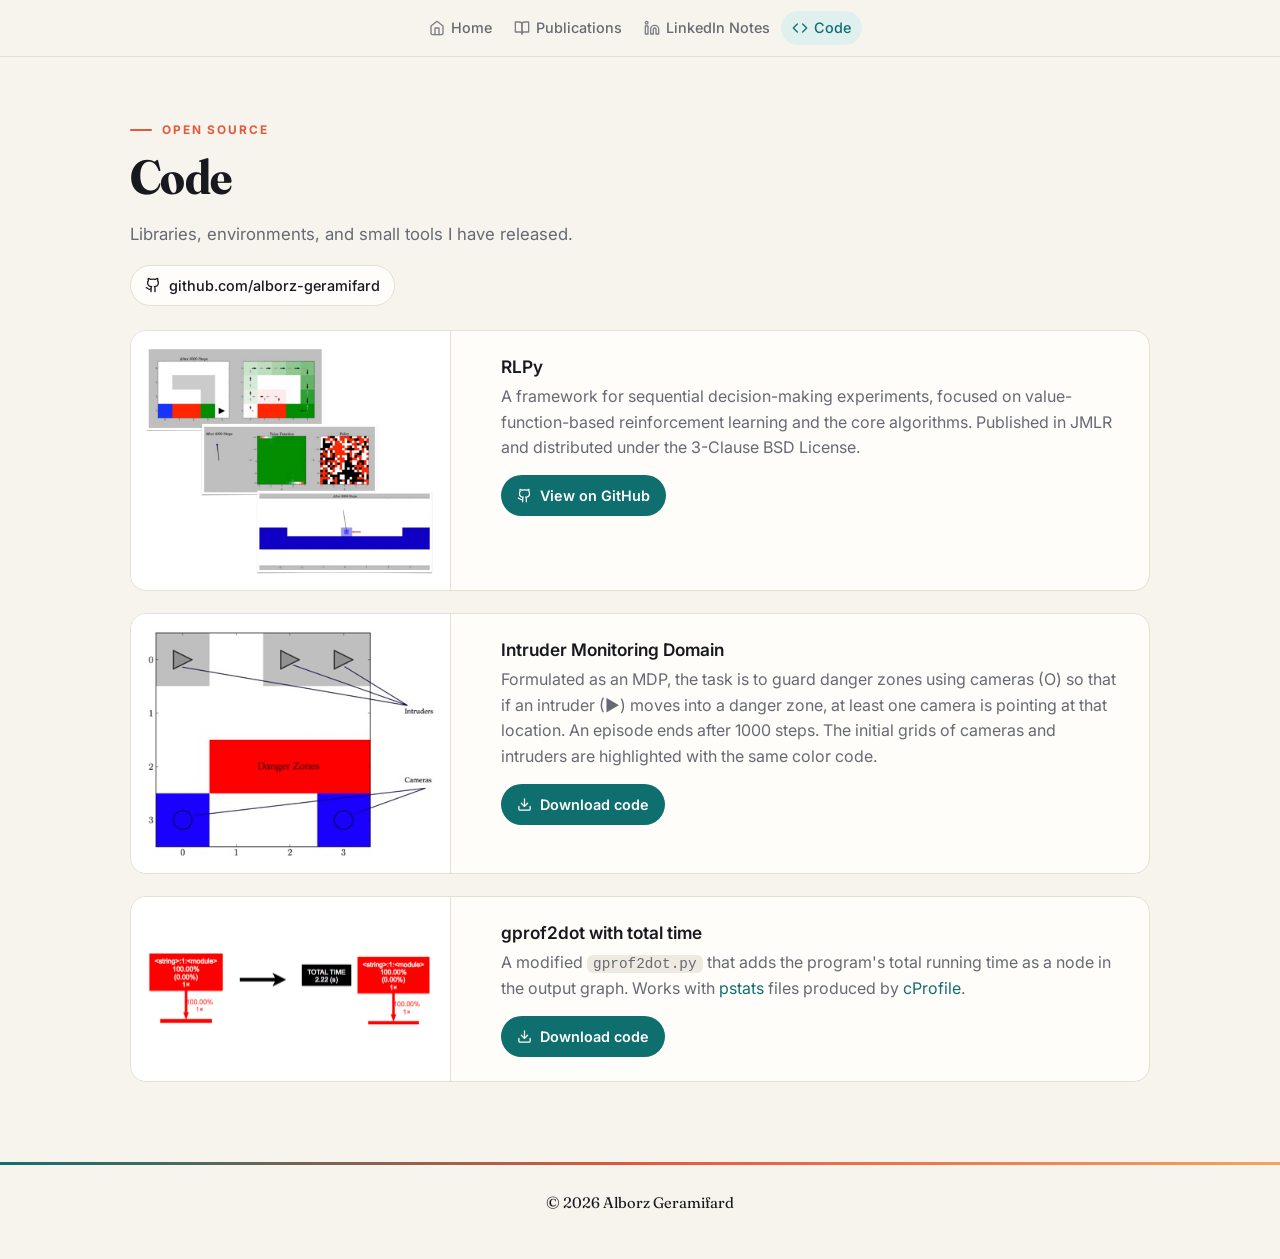
<file: code.html>
<!doctype html>
<html lang="en">
<head>
  <meta charset="utf-8">
  <meta name="viewport" content="width=device-width, initial-scale=1">
  <title>Code · Alborz Geramifard</title>
  <meta name="description" content="Open-source code released by Alborz Geramifard, including the RLPy reinforcement learning framework.">
  <link rel="canonical" href="https://alborz-geramifard.com/code.html">
  <meta property="og:type" content="website">
  <meta property="og:site_name" content="Alborz Geramifard">
  <meta property="og:title" content="Code · Alborz Geramifard">
  <meta property="og:description" content="Open-source code released by Alborz Geramifard, including the RLPy reinforcement learning framework.">
  <meta property="og:url" content="https://alborz-geramifard.com/code.html">
  <meta property="og:image" content="https://alborz-geramifard.com/assets/img/og.jpg">
  <meta property="og:image:width" content="1200">
  <meta property="og:image:height" content="630">
  <meta property="og:image:alt" content="Alborz Geramifard, Distinguished Scientist at LinkedIn Core AI">
  <meta name="twitter:card" content="summary_large_image">
  <meta name="twitter:site" content="@alborz17772">
  <meta name="twitter:title" content="Code · Alborz Geramifard">
  <meta name="twitter:description" content="Open-source code released by Alborz Geramifard, including the RLPy reinforcement learning framework.">
  <meta name="twitter:image" content="https://alborz-geramifard.com/assets/img/og.jpg">
  <link rel="icon" href="assets/img/alborz.png">
  <link rel="preconnect" href="https://fonts.googleapis.com">
  <link rel="preconnect" href="https://fonts.gstatic.com" crossorigin>
  <link href="https://fonts.googleapis.com/css2?family=Fraunces:opsz,wght@9..144,600;9..144,700&family=Space+Grotesk:wght@500;600;700&family=Inter:wght@400;500;600;700&display=swap" rel="stylesheet">
  <link rel="stylesheet" href="assets/style.css?v=56">
  <!-- Google tag (gtag.js) -->
  <script async src="https://www.googletagmanager.com/gtag/js?id=G-N1V1ZB8K1T"></script>
  <script>
    window.dataLayer = window.dataLayer || [];
    function gtag(){dataLayer.push(arguments);}
    gtag('js', new Date());
    gtag('config', 'G-N1V1ZB8K1T');
  </script>
</head>
<body>
<nav class="nav">
  <div class="wrap">
    <ul>
      <li><a href="index.html"><svg viewBox="0 0 24 24" fill="none" stroke="currentColor" stroke-width="2" stroke-linecap="round" stroke-linejoin="round"><path d="m3 9 9-7 9 7v11a2 2 0 0 1-2 2H5a2 2 0 0 1-2-2z"/><polyline points="9 22 9 12 15 12 15 22"/></svg><span>Home</span></a></li>
      <li><a href="publications.html"><svg viewBox="0 0 24 24" fill="none" stroke="currentColor" stroke-width="2" stroke-linecap="round" stroke-linejoin="round"><path d="M2 3h6a4 4 0 0 1 4 4v14a3 3 0 0 0-3-3H2z"/><path d="M22 3h-6a4 4 0 0 0-4 4v14a3 3 0 0 1 3-3h7z"/></svg><span>Publications</span></a></li>
      <li><a href="notes.html"><svg viewBox="0 0 24 24" fill="none" stroke="currentColor" stroke-width="2" stroke-linecap="round" stroke-linejoin="round"><path d="M16 8a6 6 0 0 1 6 6v7h-4v-7a2 2 0 0 0-2-2 2 2 0 0 0-2 2v7h-4v-7a6 6 0 0 1 6-6z"/><rect width="4" height="12" x="2" y="9"/><circle cx="4" cy="4" r="2"/></svg><span>LinkedIn Notes</span></a></li>
      <li><a href="code.html" aria-current="page"><svg viewBox="0 0 24 24" fill="none" stroke="currentColor" stroke-width="2" stroke-linecap="round" stroke-linejoin="round"><polyline points="16 18 22 12 16 6"/><polyline points="8 6 2 12 8 18"/></svg><span>Code</span></a></li>
    </ul>
  </div>
</nav>

<div class="wrap page-head">
  <div class="eyebrow">Open source</div>
  <h1>Code</h1>
  <p class="muted">Libraries, environments, and small tools I have released.</p>
  <div class="links" style="margin-top:14px"><a href="https://github.com/alborz-geramifard" target="_blank" rel="noopener"><svg viewBox="0 0 24 24" fill="none" stroke="currentColor" stroke-width="2" stroke-linecap="round" stroke-linejoin="round"><path d="M15 22v-4a4.8 4.8 0 0 0-1-3.5c3 0 6-2 6-5.5.08-1.25-.27-2.48-1-3.5.28-1.15.28-2.35 0-3.5 0 0-1 0-3 1.5-2.64-.5-5.36-.5-8 0C6 2 5 2 5 2c-.3 1.15-.3 2.35 0 3.5A5.403 5.403 0 0 0 4 9c0 3.5 3 5.5 6 5.5-.39.49-.68 1.05-.85 1.65-.17.6-.22 1.23-.15 1.85v4"/><path d="M9 18c-4.51 2-5-2-7-2"/></svg> github.com/alborz-geramifard</a></div>
</div>

<div class="wrap projects" style="padding-bottom: 56px;">
  <article class="project">
    <div class="thumb"><img src="assets/img/code-rlpy.png" alt="Screenshots of RLPy domains"></div>
    <div class="body">
      <h3>RLPy</h3>
      <p>A framework for sequential decision-making experiments, focused on value-function-based reinforcement learning and the core algorithms. Published in JMLR and distributed under the 3-Clause BSD License.</p>
      <a class="btn" href="https://github.com/rlpy/rlpy" target="_blank" rel="noopener"><svg viewBox="0 0 24 24" fill="none" stroke="currentColor" stroke-width="2" stroke-linecap="round" stroke-linejoin="round"><path d="M15 22v-4a4.8 4.8 0 0 0-1-3.5c3 0 6-2 6-5.5.08-1.25-.27-2.48-1-3.5.28-1.15.28-2.35 0-3.5 0 0-1 0-3 1.5-2.64-.5-5.36-.5-8 0C6 2 5 2 5 2c-.3 1.15-.3 2.35 0 3.5A5.403 5.403 0 0 0 4 9c0 3.5 3 5.5 6 5.5-.39.49-.68 1.05-.85 1.65-.17.6-.22 1.23-.15 1.85v4"/><path d="M9 18c-4.51 2-5-2-7-2"/></svg> View on GitHub</a>
    </div>
  </article>

  <article class="project">
    <div class="thumb"><img src="assets/img/code-intruder.png" alt="Grid world with cameras, intruders and danger zones"></div>
    <div class="body">
      <h3>Intruder Monitoring Domain</h3>
      <p>Formulated as an MDP, the task is to guard danger zones using cameras (O) so that if an intruder (▶) moves into a danger zone, at least one camera is pointing at that location. An episode ends after 1000 steps. The initial grids of cameras and intruders are highlighted with the same color code.</p>
      <a class="btn" href="https://drive.google.com/file/d/1obYWAGUECRaoNuxcKuI4Ez_2rWW5uyK8/view" target="_blank" rel="noopener"><svg viewBox="0 0 24 24" fill="none" stroke="currentColor" stroke-width="2" stroke-linecap="round" stroke-linejoin="round"><path d="M21 15v4a2 2 0 0 1-2 2H5a2 2 0 0 1-2-2v-4"/><polyline points="7 10 12 15 17 10"/><line x1="12" x2="12" y1="15" y2="3"/></svg> Download code</a>
    </div>
  </article>

  <article class="project">
    <div class="thumb"><img src="assets/img/code-gprof2dot.png" alt="Call graph with a total-time node"></div>
    <div class="body">
      <h3>gprof2dot with total time</h3>
      <p>A modified <code>gprof2dot.py</code> that adds the program's total running time as a node in the output graph. Works with <a href="https://docs.python.org/3/library/profile.html#module-pstats" target="_blank" rel="noopener">pstats</a> files produced by <a href="https://docs.python.org/3/library/profile.html" target="_blank" rel="noopener">cProfile</a>.</p>
      <a class="btn" href="https://drive.google.com/file/d/1xZ54gNULvOWsHjEZIQuVdBEbKlGc71v8/view?usp=drive_link" target="_blank" rel="noopener"><svg viewBox="0 0 24 24" fill="none" stroke="currentColor" stroke-width="2" stroke-linecap="round" stroke-linejoin="round"><path d="M21 15v4a2 2 0 0 1-2 2H5a2 2 0 0 1-2-2v-4"/><polyline points="7 10 12 15 17 10"/><line x1="12" x2="12" y1="15" y2="3"/></svg> Download code</a>
    </div>
  </article>
</div>

<footer>
  <div class="wrap">
    <span>© <span id="y"></span> Alborz Geramifard</span>
  </div>
</footer>
<script>document.getElementById('y').textContent = new Date().getFullYear();</script>
</body>
</html>
</file>
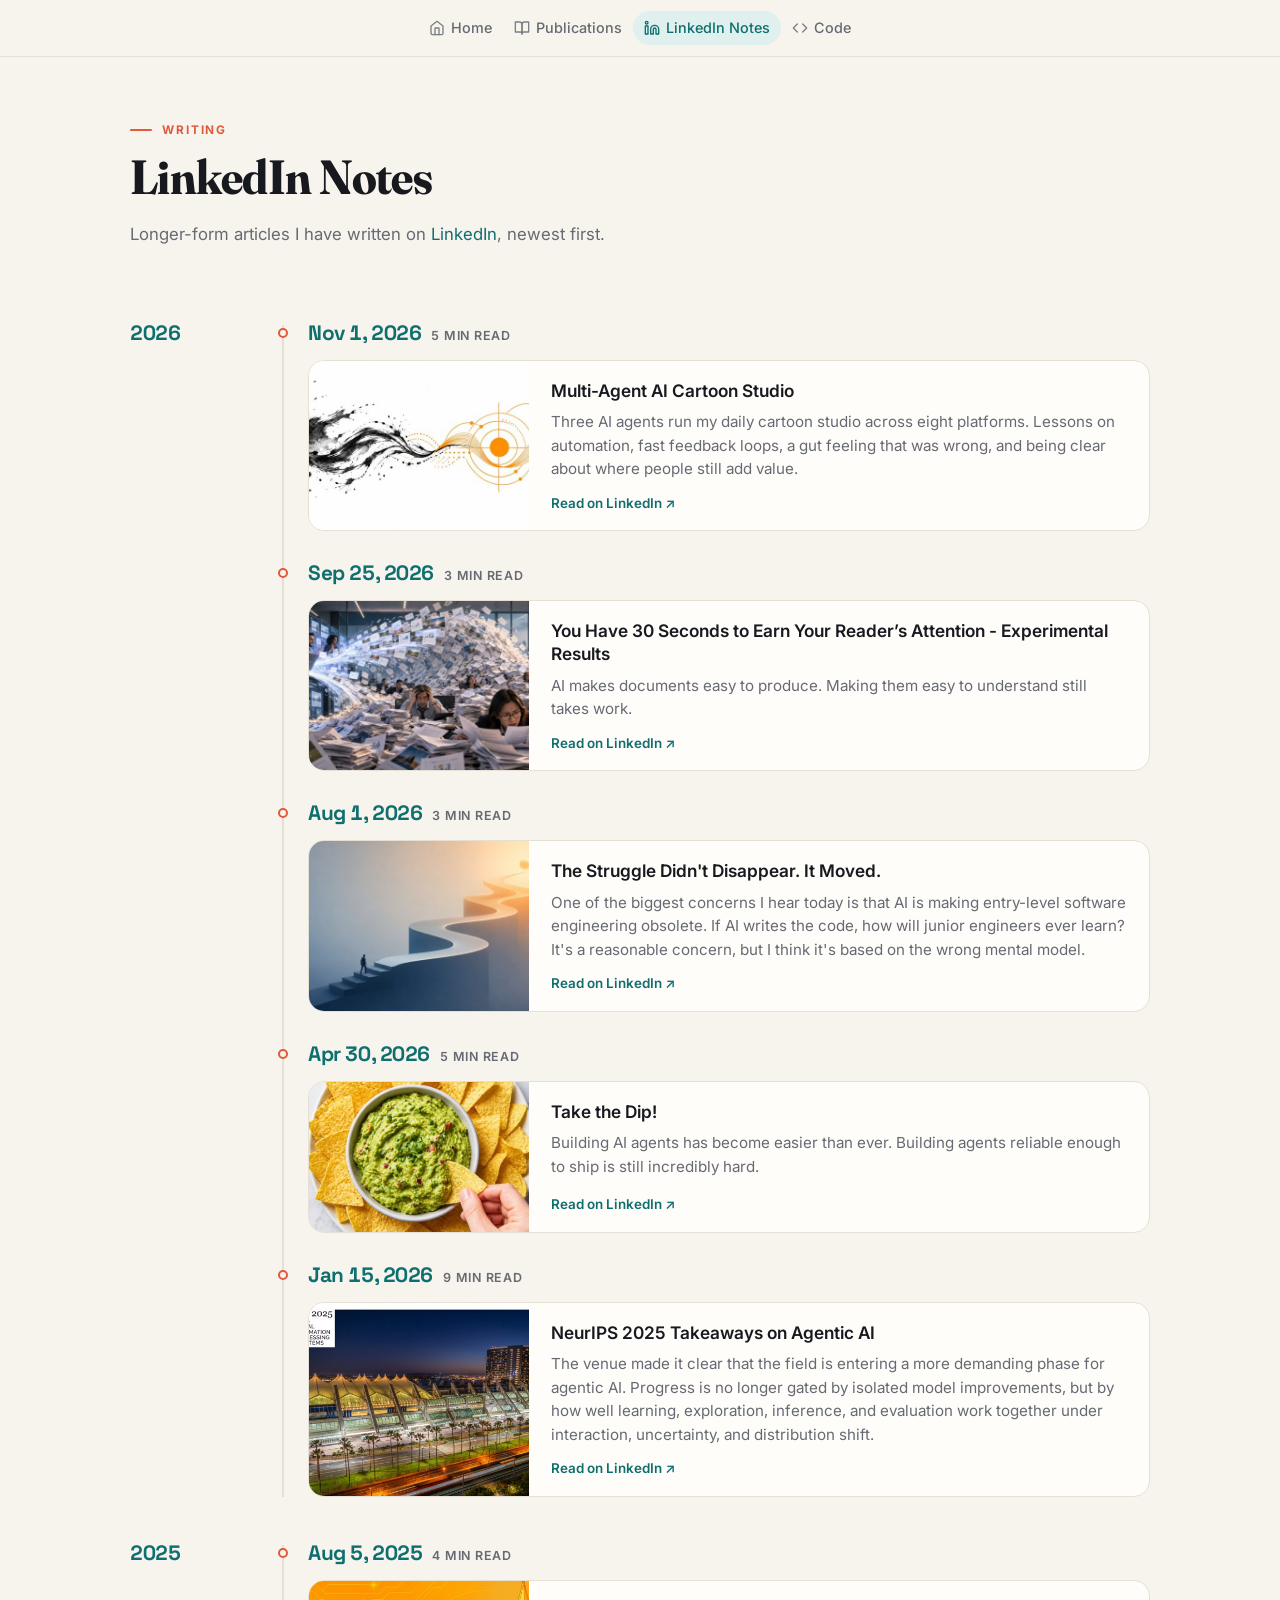
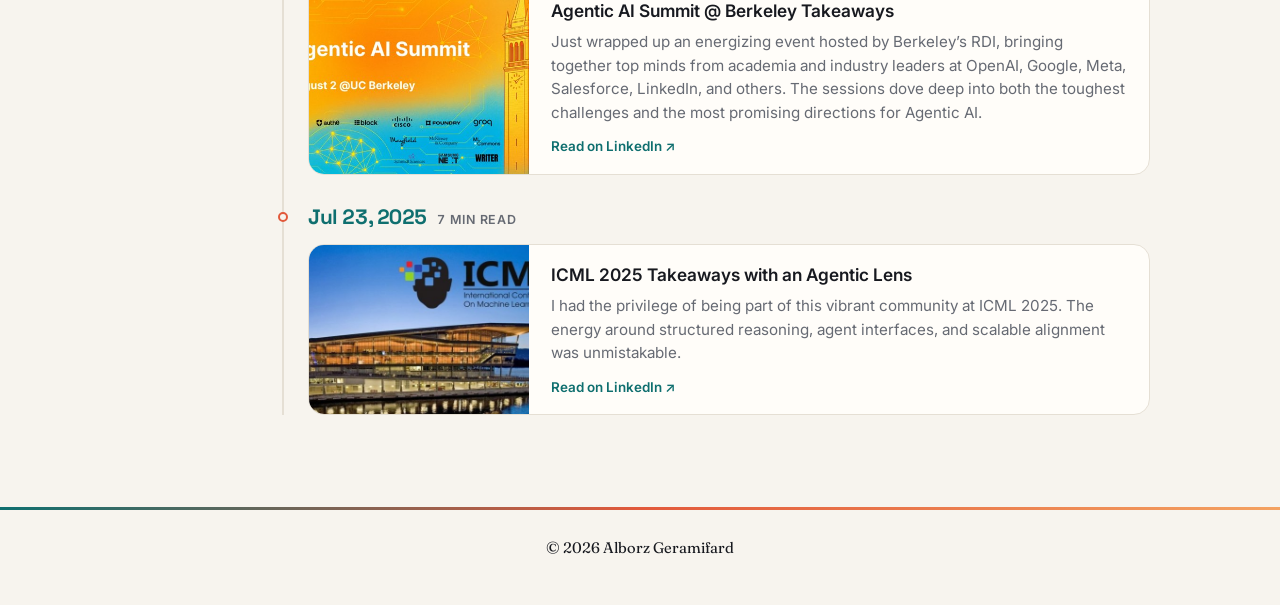
<file: notes.html>
<!doctype html>
<html lang="en">
<head>
  <meta charset="utf-8">
  <meta name="viewport" content="width=device-width, initial-scale=1">
  <title>LinkedIn Notes · Alborz Geramifard</title>
  <meta name="description" content="Longer-form articles by Alborz Geramifard on agentic AI, reinforcement learning and research communication.">
  <link rel="canonical" href="https://alborz-geramifard.com/notes.html">
  <meta property="og:type" content="website">
  <meta property="og:site_name" content="Alborz Geramifard">
  <meta property="og:title" content="LinkedIn Notes · Alborz Geramifard">
  <meta property="og:description" content="Longer-form articles by Alborz Geramifard on agentic AI, reinforcement learning and research communication.">
  <meta property="og:url" content="https://alborz-geramifard.com/notes.html">
  <meta property="og:image" content="https://alborz-geramifard.com/assets/img/og.jpg">
  <meta property="og:image:width" content="1200">
  <meta property="og:image:height" content="630">
  <meta property="og:image:alt" content="Alborz Geramifard, Distinguished Scientist at LinkedIn Core AI">
  <meta name="twitter:card" content="summary_large_image">
  <meta name="twitter:site" content="@alborz17772">
  <meta name="twitter:title" content="LinkedIn Notes · Alborz Geramifard">
  <meta name="twitter:description" content="Longer-form articles by Alborz Geramifard on agentic AI, reinforcement learning and research communication.">
  <meta name="twitter:image" content="https://alborz-geramifard.com/assets/img/og.jpg">
  <link rel="icon" href="assets/img/alborz.png">
  <link rel="preconnect" href="https://fonts.googleapis.com">
  <link rel="preconnect" href="https://fonts.gstatic.com" crossorigin>
  <link href="https://fonts.googleapis.com/css2?family=Fraunces:opsz,wght@9..144,600;9..144,700&family=Space+Grotesk:wght@500;600;700&family=Inter:wght@400;500;600;700&display=swap" rel="stylesheet">
  <link rel="stylesheet" href="assets/style.css?v=56">
  <!-- Google tag (gtag.js) -->
  <script async src="https://www.googletagmanager.com/gtag/js?id=G-N1V1ZB8K1T"></script>
  <script>
    window.dataLayer = window.dataLayer || [];
    function gtag(){dataLayer.push(arguments);}
    gtag('js', new Date());
    gtag('config', 'G-N1V1ZB8K1T');
  </script>
</head>
<body>
<nav class="nav">
  <div class="wrap">
    <ul>
      <li><a href="index.html"><svg viewBox="0 0 24 24" fill="none" stroke="currentColor" stroke-width="2" stroke-linecap="round" stroke-linejoin="round"><path d="m3 9 9-7 9 7v11a2 2 0 0 1-2 2H5a2 2 0 0 1-2-2z"/><polyline points="9 22 9 12 15 12 15 22"/></svg><span>Home</span></a></li>
      <li><a href="publications.html"><svg viewBox="0 0 24 24" fill="none" stroke="currentColor" stroke-width="2" stroke-linecap="round" stroke-linejoin="round"><path d="M2 3h6a4 4 0 0 1 4 4v14a3 3 0 0 0-3-3H2z"/><path d="M22 3h-6a4 4 0 0 0-4 4v14a3 3 0 0 1 3-3h7z"/></svg><span>Publications</span></a></li>
      <li><a href="notes.html" aria-current="page"><svg viewBox="0 0 24 24" fill="none" stroke="currentColor" stroke-width="2" stroke-linecap="round" stroke-linejoin="round"><path d="M16 8a6 6 0 0 1 6 6v7h-4v-7a2 2 0 0 0-2-2 2 2 0 0 0-2 2v7h-4v-7a6 6 0 0 1 6-6z"/><rect width="4" height="12" x="2" y="9"/><circle cx="4" cy="4" r="2"/></svg><span>LinkedIn Notes</span></a></li>
      <li><a href="code.html"><svg viewBox="0 0 24 24" fill="none" stroke="currentColor" stroke-width="2" stroke-linecap="round" stroke-linejoin="round"><polyline points="16 18 22 12 16 6"/><polyline points="8 6 2 12 8 18"/></svg><span>Code</span></a></li>
    </ul>
  </div>
</nav>

<div class="wrap page-head">
  <div class="eyebrow">Writing</div>
  <h1>LinkedIn Notes</h1>
  <p class="muted">Longer-form articles I have written on <a href="https://www.linkedin.com/in/alborzgeramifard/recent-activity/articles/" target="_blank" rel="noopener">LinkedIn</a>, newest first.</p>
</div>

<div class="wrap" style="padding-bottom: 56px;">
<section class="post-year">
  <h2>2026</h2>
  <ol class="posts">
    <li class="post">
      <time datetime="2026-11-01">Nov 1, 2026<span class="rt">5 min read</span></time>
      <a class="note-card" href="https://www.linkedin.com/pulse/multi-agent-ai-cartoon-studio-alborz-geramifard-frqmc" target="_blank" rel="noopener">
        <div class="note-cover"><img src="assets/img/notes/multi-agent-ai-cartoon-studio-alborz-geramifard-frqmc.jpg" alt="" loading="lazy"></div>
        <div class="note-body">
          <h3>Multi-Agent AI Cartoon Studio</h3>
          <p>Three AI agents run my daily cartoon studio across eight platforms. Lessons on automation, fast feedback loops, a gut feeling that was wrong, and being clear about where people still add value.</p>
          <span class="note-cta">Read on LinkedIn ↗</span>
        </div>
      </a>
    </li>
    <li class="post">
      <time datetime="2026-09-25">Sep 25, 2026<span class="rt">3 min read</span></time>
      <a class="note-card" href="https://www.linkedin.com/pulse/you-have-30-seconds-earn-your-readers-attention-alborz-geramifard-2ohrc" target="_blank" rel="noopener">
        <div class="note-cover"><img src="assets/img/notes/you-have-30-seconds-earn-your-readers-attention-alborz-geramifard-2ohrc.jpg" alt="" loading="lazy"></div>
        <div class="note-body">
          <h3>You Have 30 Seconds to Earn Your Reader’s Attention - Experimental Results</h3>
          <p>AI makes documents easy to produce. Making them easy to understand still takes work.</p>
          <span class="note-cta">Read on LinkedIn ↗</span>
        </div>
      </a>
    </li>
    <li class="post">
      <time datetime="2026-08-01">Aug 1, 2026<span class="rt">3 min read</span></time>
      <a class="note-card" href="https://www.linkedin.com/pulse/struggle-didnt-disappear-moved-alborz-geramifard-jukdc" target="_blank" rel="noopener">
        <div class="note-cover"><img src="assets/img/notes/struggle-didnt-disappear-moved-alborz-geramifard-jukdc.jpg" alt="" loading="lazy"></div>
        <div class="note-body">
          <h3>The Struggle Didn&#x27;t Disappear. It Moved.</h3>
          <p>One of the biggest concerns I hear today is that AI is making entry-level software engineering obsolete. If AI writes the code, how will junior engineers ever learn? It&#x27;s a reasonable concern, but I think it&#x27;s based on the wrong mental model.</p>
          <span class="note-cta">Read on LinkedIn ↗</span>
        </div>
      </a>
    </li>
    <li class="post">
      <time datetime="2026-04-30">Apr 30, 2026<span class="rt">5 min read</span></time>
      <a class="note-card" href="https://www.linkedin.com/pulse/take-dip-alborz-geramifard-otlec" target="_blank" rel="noopener">
        <div class="note-cover"><img src="assets/img/notes/take-dip-alborz-geramifard-otlec.jpg" alt="" loading="lazy"></div>
        <div class="note-body">
          <h3>Take the Dip!</h3>
          <p>Building AI agents has become easier than ever. Building agents reliable enough to ship is still incredibly hard.</p>
          <span class="note-cta">Read on LinkedIn ↗</span>
        </div>
      </a>
    </li>
    <li class="post">
      <time datetime="2026-01-15">Jan 15, 2026<span class="rt">9 min read</span></time>
      <a class="note-card" href="https://www.linkedin.com/pulse/neurips-2025-takeaways-agentic-ai-alborz-geramifard-zgkbc" target="_blank" rel="noopener">
        <div class="note-cover"><img src="assets/img/notes/neurips-2025-takeaways-agentic-ai-alborz-geramifard-zgkbc.jpg" alt="" loading="lazy"></div>
        <div class="note-body">
          <h3>NeurIPS 2025 Takeaways on Agentic AI</h3>
          <p>The venue made it clear that the field is entering a more demanding phase for agentic AI. Progress is no longer gated by isolated model improvements, but by how well learning, exploration, inference, and evaluation work together under interaction, uncertainty, and distribution shift.</p>
          <span class="note-cta">Read on LinkedIn ↗</span>
        </div>
      </a>
    </li>
  </ol>
</section>
<section class="post-year">
  <h2>2025</h2>
  <ol class="posts">
    <li class="post">
      <time datetime="2025-08-05">Aug 5, 2025<span class="rt">4 min read</span></time>
      <a class="note-card" href="https://www.linkedin.com/pulse/agentic-ai-summit-berkeley-takeaways-alborz-geramifard-paarc" target="_blank" rel="noopener">
        <div class="note-cover"><img src="assets/img/notes/agentic-ai-summit-berkeley-takeaways-alborz-geramifard-paarc.jpg" alt="" loading="lazy"></div>
        <div class="note-body">
          <h3>Agentic AI Summit @ Berkeley Takeaways</h3>
          <p>Just wrapped up an energizing event hosted by Berkeley’s RDI, bringing together top minds from academia and industry leaders at OpenAI, Google, Meta, Salesforce, LinkedIn, and others. The sessions dove deep into both the toughest challenges and the most promising directions for Agentic AI.</p>
          <span class="note-cta">Read on LinkedIn ↗</span>
        </div>
      </a>
    </li>
    <li class="post">
      <time datetime="2025-07-23">Jul 23, 2025<span class="rt">7 min read</span></time>
      <a class="note-card" href="https://www.linkedin.com/pulse/icml-2025-takeaways-agentic-lens-alborz-geramifard-rcerc" target="_blank" rel="noopener">
        <div class="note-cover"><img src="assets/img/notes/icml-2025-takeaways-agentic-lens-alborz-geramifard-rcerc.jpg" alt="" loading="lazy"></div>
        <div class="note-body">
          <h3>ICML 2025 Takeaways with an Agentic Lens</h3>
          <p>I had the privilege of being part of this vibrant community at ICML 2025. The energy around structured reasoning, agent interfaces, and scalable alignment was unmistakable.</p>
          <span class="note-cta">Read on LinkedIn ↗</span>
        </div>
      </a>
    </li>
  </ol>
</section>
</div>

<footer>
  <div class="wrap">
    <span>© <span id="y"></span> Alborz Geramifard</span>
  </div>
</footer>
<script>document.getElementById('y').textContent = new Date().getFullYear();</script>
</body>
</html>
</file>
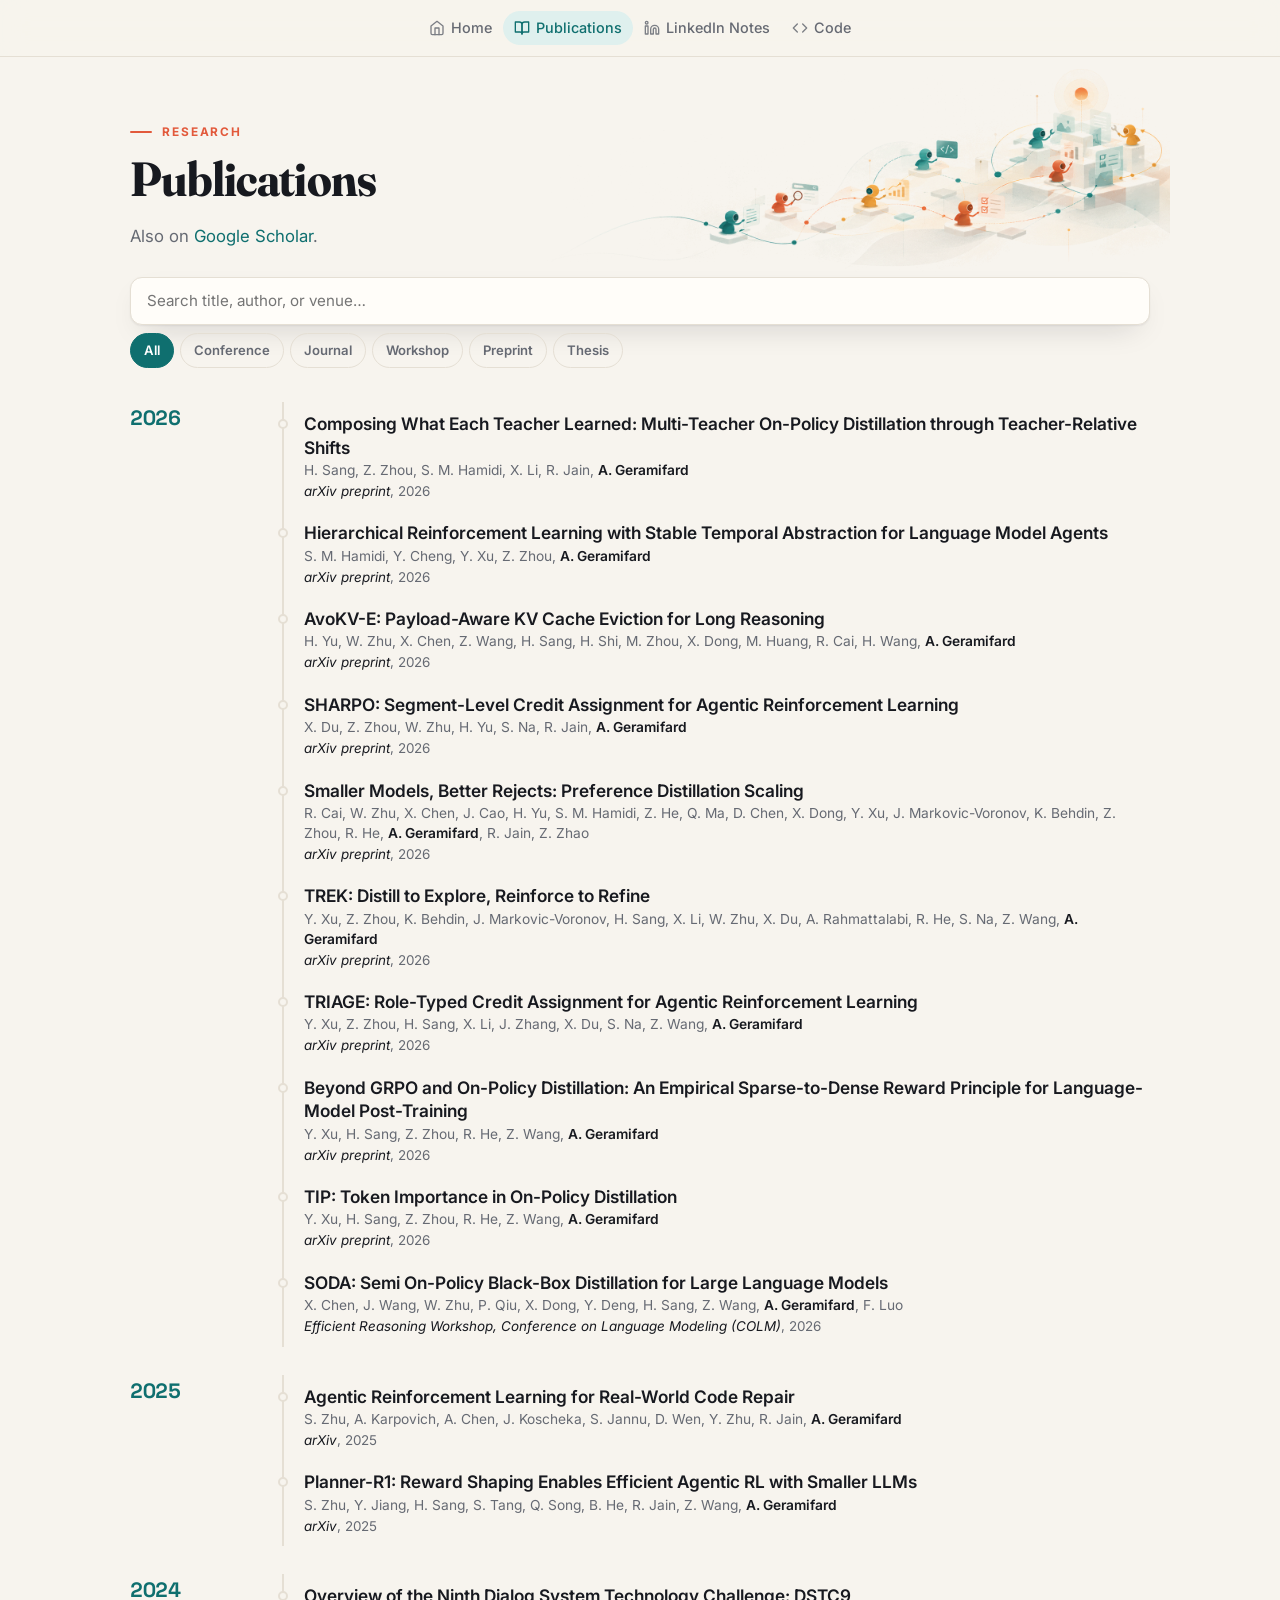
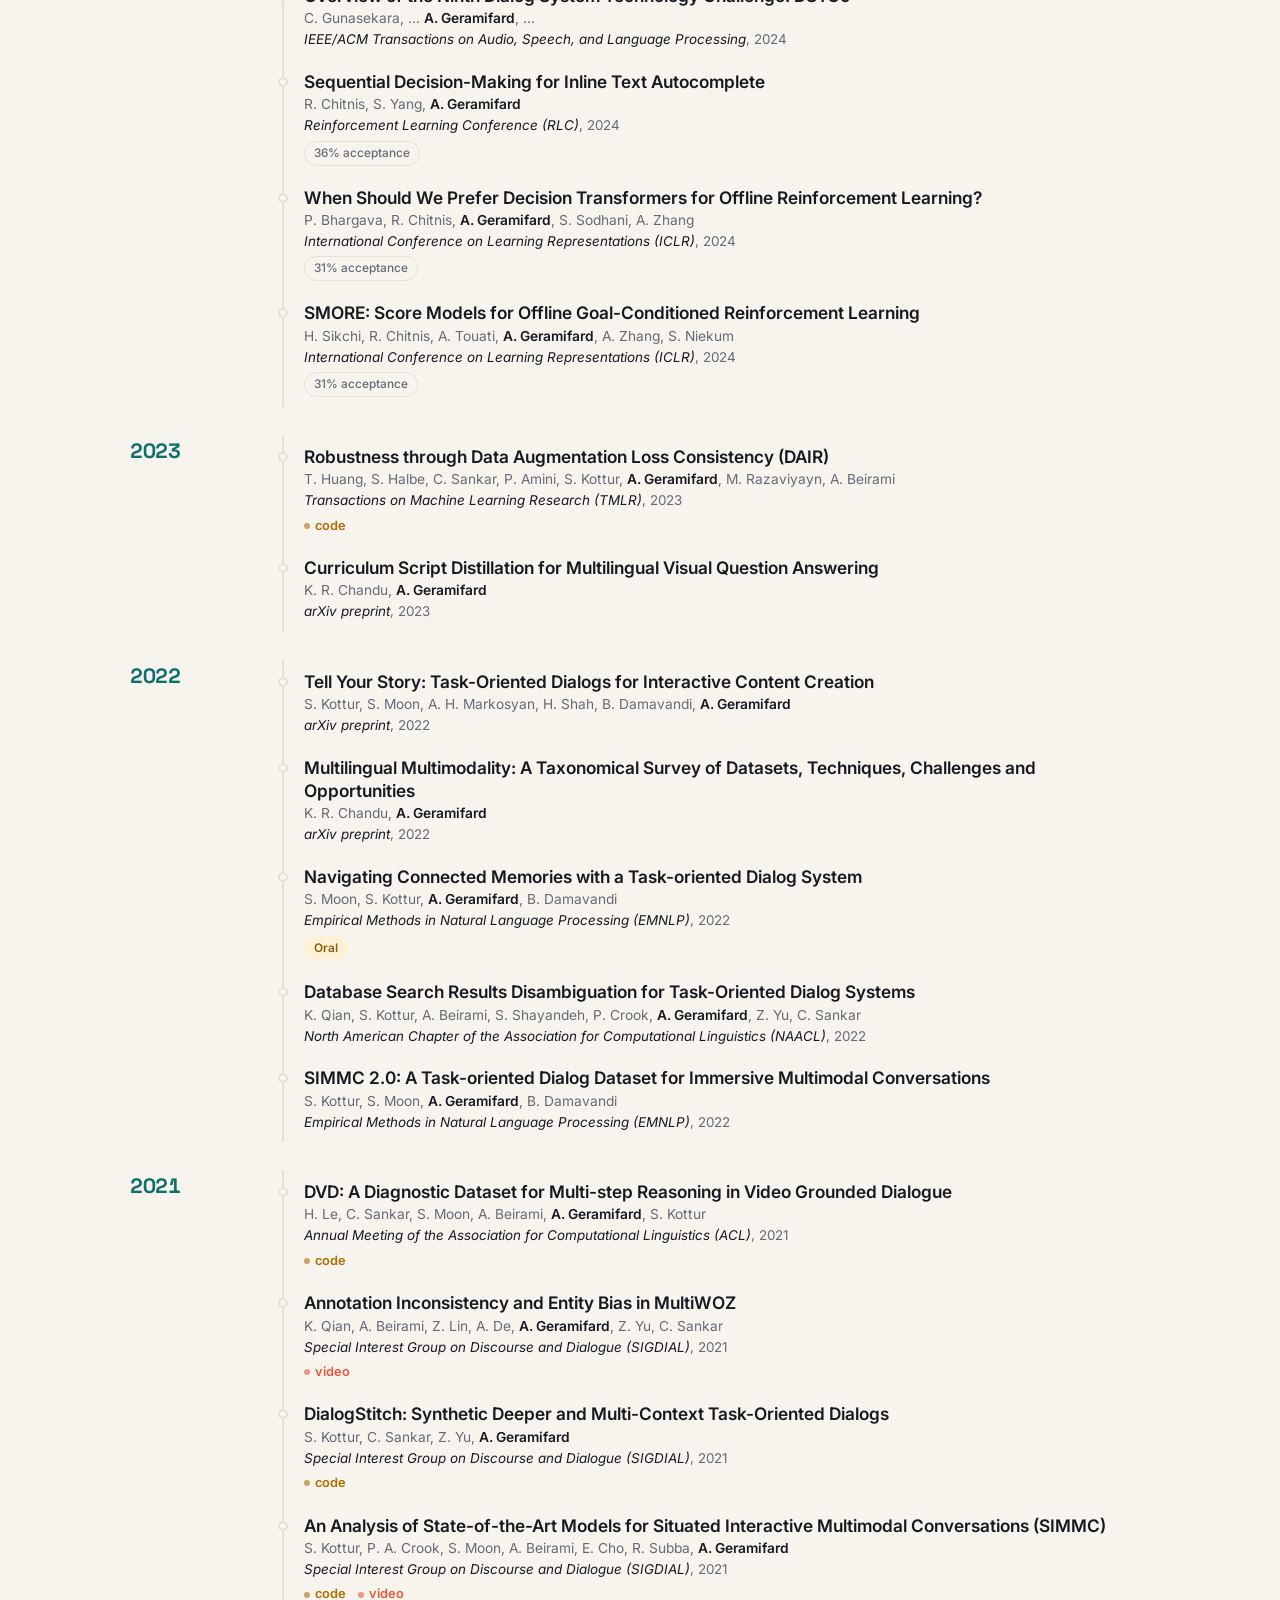
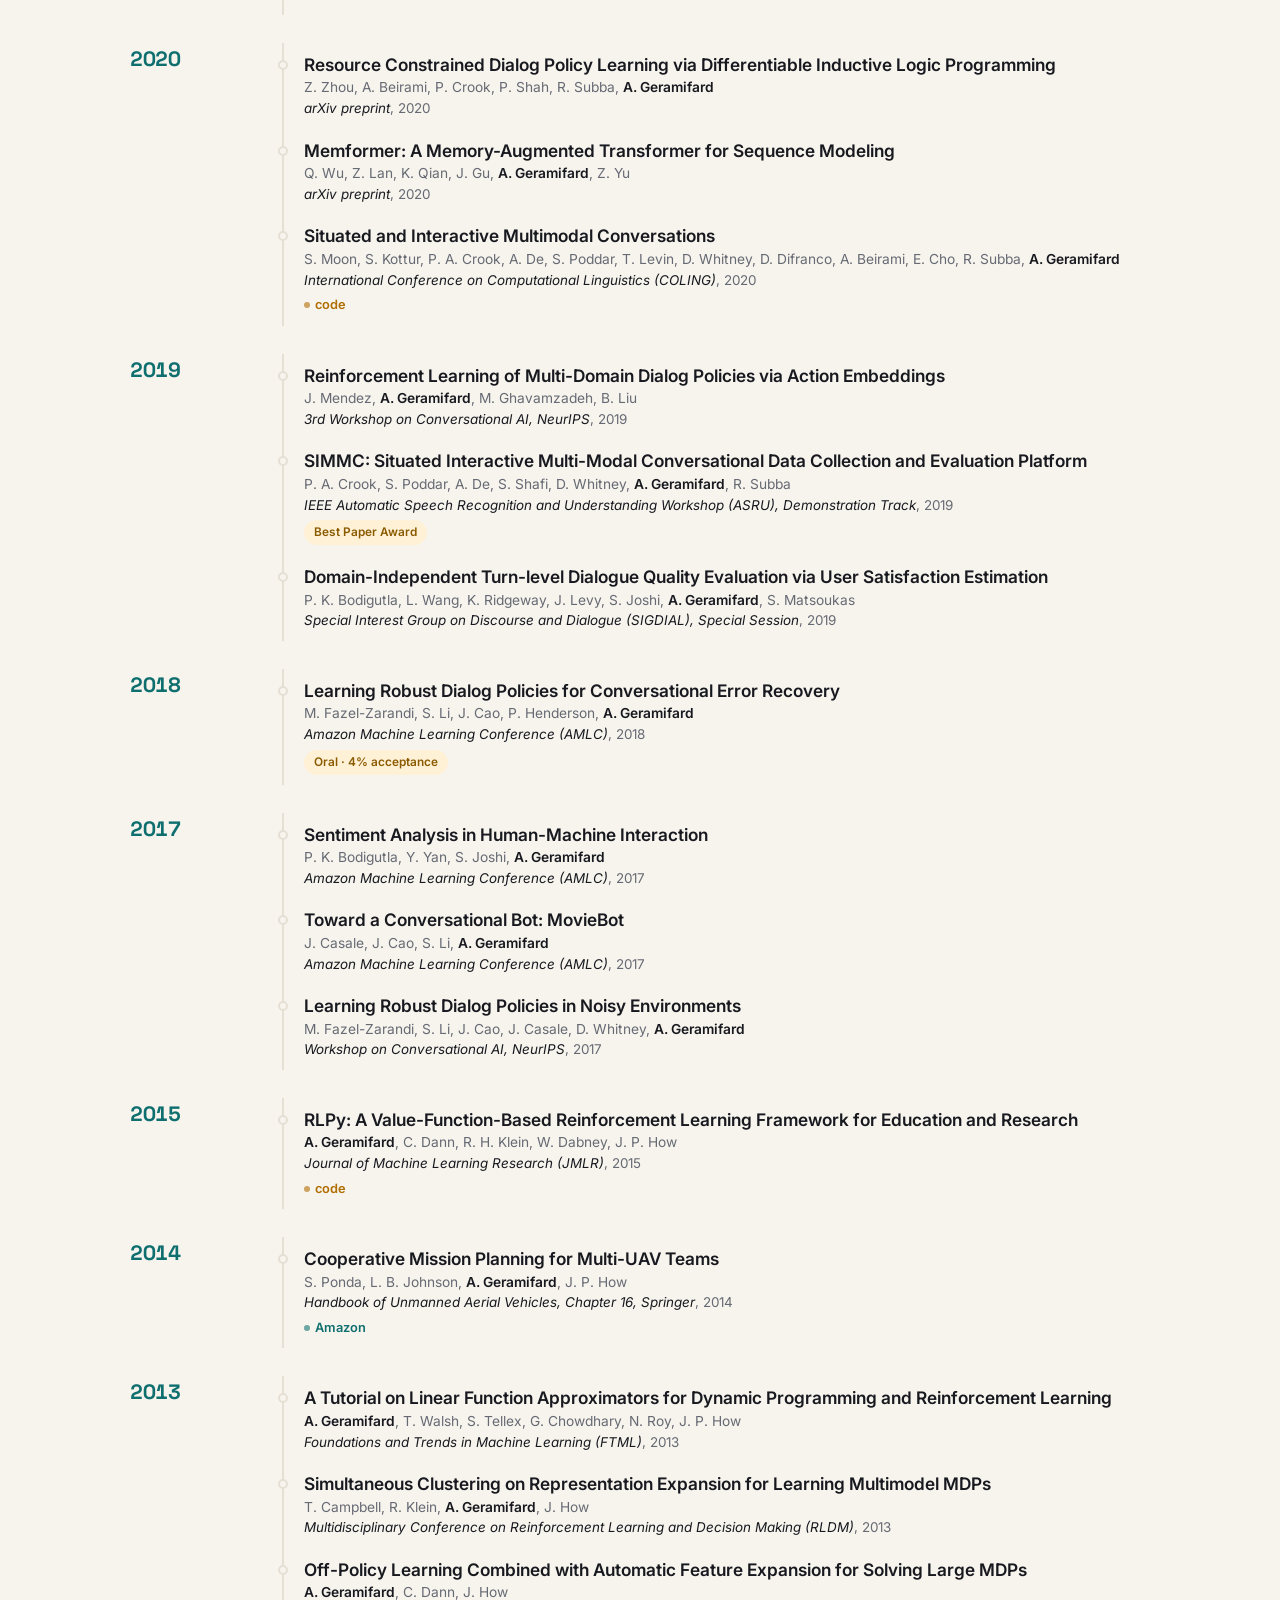
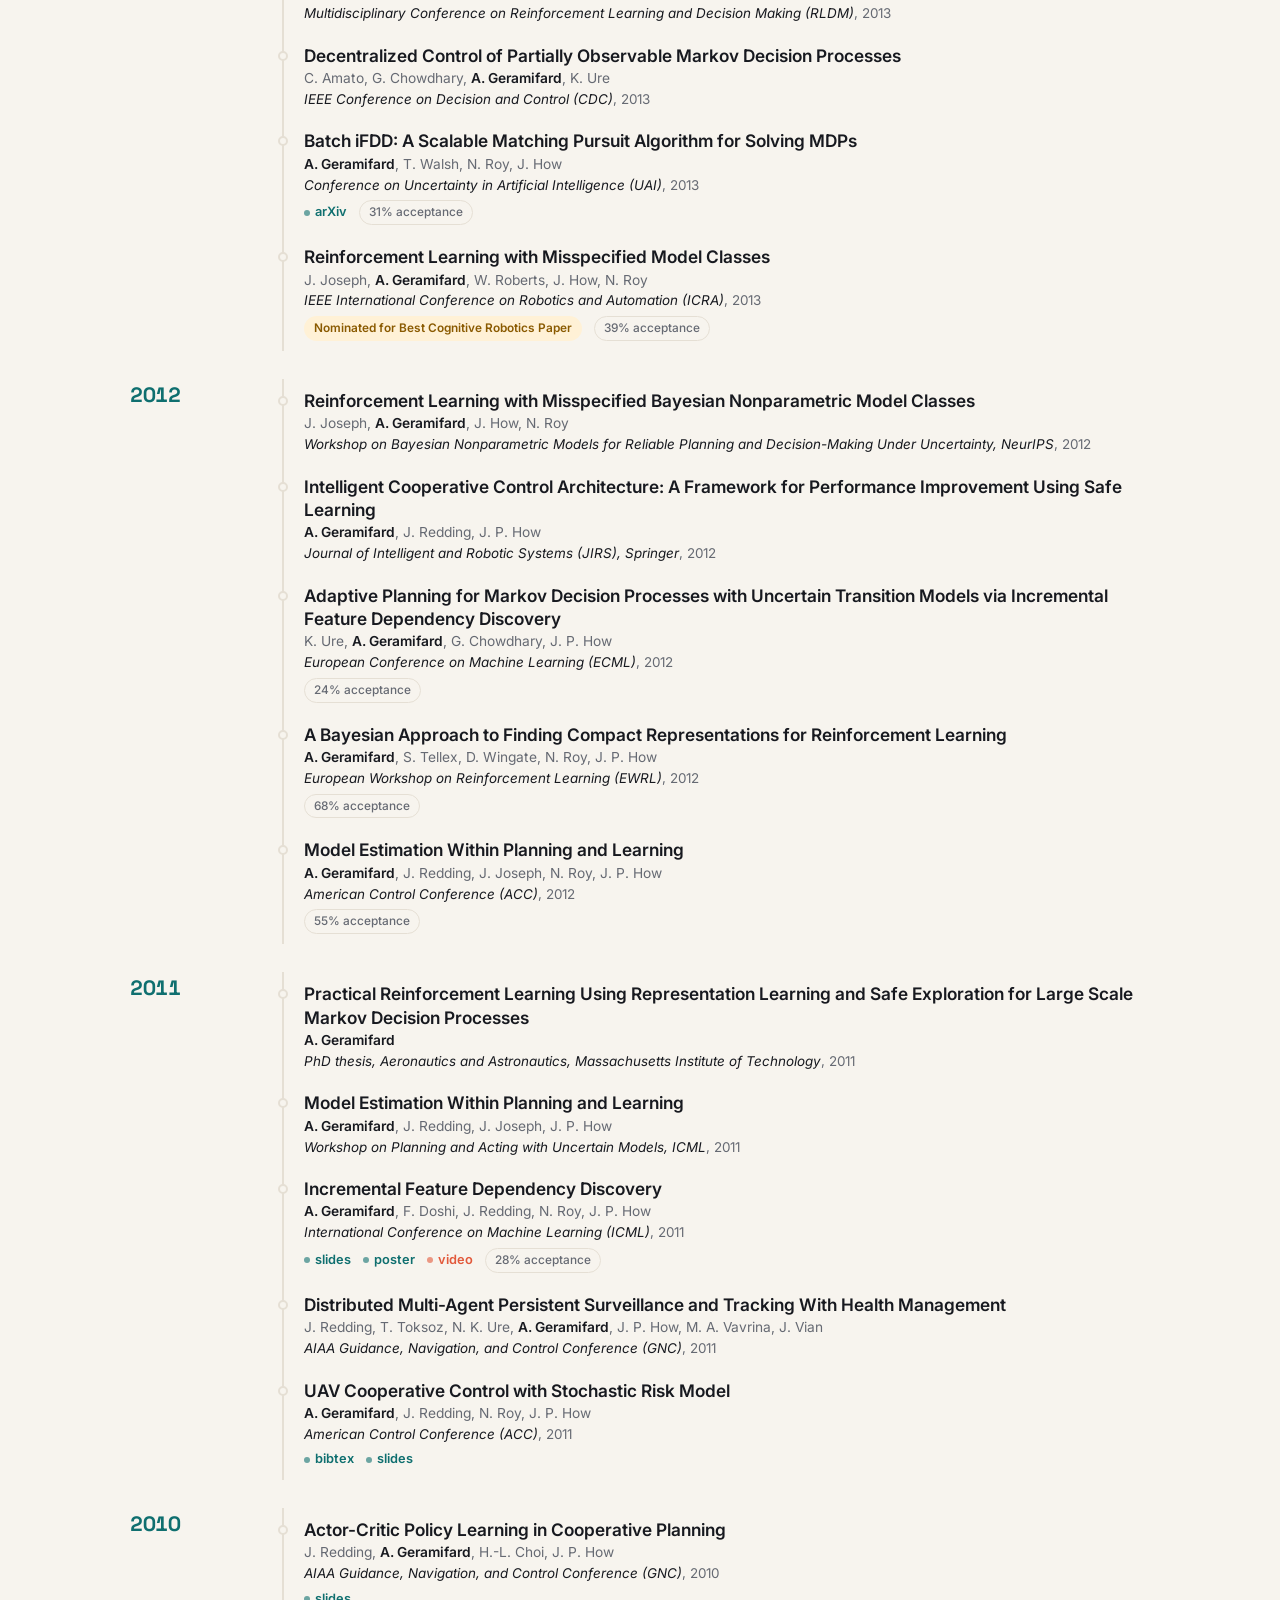
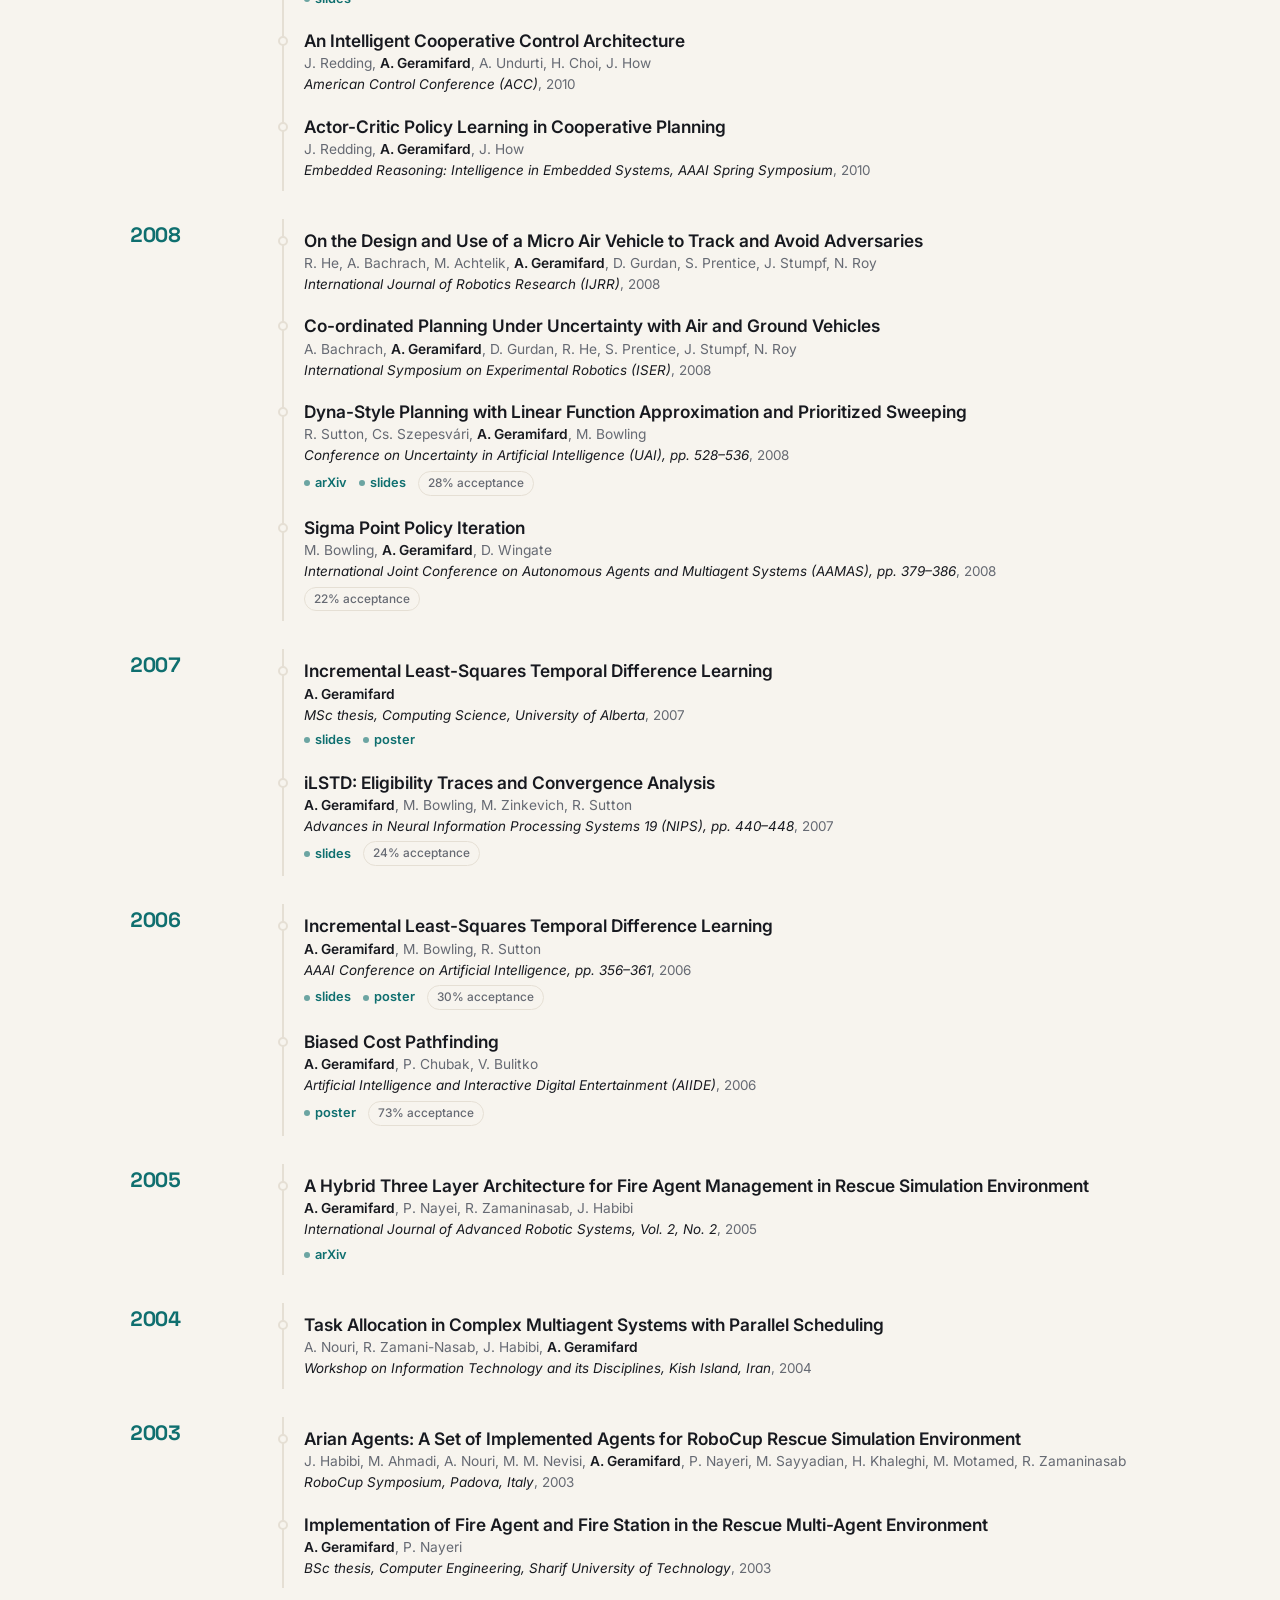
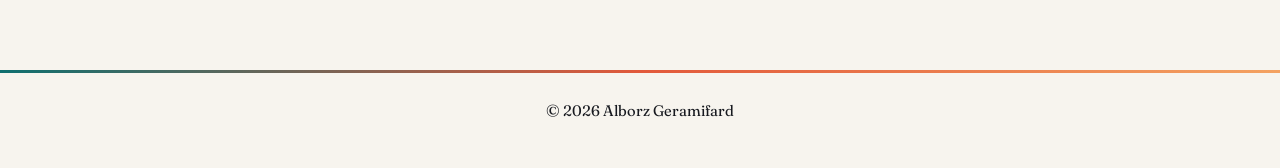
<file: publications.html>
<!doctype html>
<html lang="en">
<head>
  <meta charset="utf-8">
  <meta name="viewport" content="width=device-width, initial-scale=1">
  <title>Publications · Alborz Geramifard</title>
  <meta name="description" content="Papers by Alborz Geramifard on reinforcement learning, LLM agents, dialog systems and conversational AI, 2003 to present.">
  <link rel="canonical" href="https://alborz-geramifard.com/publications.html">
  <meta property="og:type" content="website">
  <meta property="og:site_name" content="Alborz Geramifard">
  <meta property="og:title" content="Publications · Alborz Geramifard">
  <meta property="og:description" content="Papers by Alborz Geramifard on reinforcement learning, LLM agents, dialog systems and conversational AI, 2003 to present.">
  <meta property="og:url" content="https://alborz-geramifard.com/publications.html">
  <meta property="og:image" content="https://alborz-geramifard.com/assets/img/og.jpg">
  <meta property="og:image:width" content="1200">
  <meta property="og:image:height" content="630">
  <meta property="og:image:alt" content="Alborz Geramifard, Distinguished Scientist at LinkedIn Core AI">
  <meta name="twitter:card" content="summary_large_image">
  <meta name="twitter:site" content="@alborz17772">
  <meta name="twitter:title" content="Publications · Alborz Geramifard">
  <meta name="twitter:description" content="Papers by Alborz Geramifard on reinforcement learning, LLM agents, dialog systems and conversational AI, 2003 to present.">
  <meta name="twitter:image" content="https://alborz-geramifard.com/assets/img/og.jpg">
  <link rel="icon" href="assets/img/alborz.png">
  <link rel="preconnect" href="https://fonts.googleapis.com">
  <link rel="preconnect" href="https://fonts.gstatic.com" crossorigin>
  <link href="https://fonts.googleapis.com/css2?family=Fraunces:opsz,wght@9..144,600;9..144,700&family=Space+Grotesk:wght@500;600;700&family=Inter:wght@400;500;600;700&display=swap" rel="stylesheet">
  <link rel="stylesheet" href="assets/style.css?v=56">
  <!-- Google tag (gtag.js) -->
  <script async src="https://www.googletagmanager.com/gtag/js?id=G-N1V1ZB8K1T"></script>
  <script>
    window.dataLayer = window.dataLayer || [];
    function gtag(){dataLayer.push(arguments);}
    gtag('js', new Date());
    gtag('config', 'G-N1V1ZB8K1T');
  </script>
</head>
<body>
<nav class="nav">
  <div class="wrap">
    <ul>
      <li><a href="index.html"><svg viewBox="0 0 24 24" fill="none" stroke="currentColor" stroke-width="2" stroke-linecap="round" stroke-linejoin="round"><path d="m3 9 9-7 9 7v11a2 2 0 0 1-2 2H5a2 2 0 0 1-2-2z"/><polyline points="9 22 9 12 15 12 15 22"/></svg><span>Home</span></a></li>
      <li><a href="publications.html" aria-current="page"><svg viewBox="0 0 24 24" fill="none" stroke="currentColor" stroke-width="2" stroke-linecap="round" stroke-linejoin="round"><path d="M2 3h6a4 4 0 0 1 4 4v14a3 3 0 0 0-3-3H2z"/><path d="M22 3h-6a4 4 0 0 0-4 4v14a3 3 0 0 1 3-3h7z"/></svg><span>Publications</span></a></li>
      <li><a href="notes.html"><svg viewBox="0 0 24 24" fill="none" stroke="currentColor" stroke-width="2" stroke-linecap="round" stroke-linejoin="round"><path d="M16 8a6 6 0 0 1 6 6v7h-4v-7a2 2 0 0 0-2-2 2 2 0 0 0-2 2v7h-4v-7a6 6 0 0 1 6-6z"/><rect width="4" height="12" x="2" y="9"/><circle cx="4" cy="4" r="2"/></svg><span>LinkedIn Notes</span></a></li>
      <li><a href="code.html"><svg viewBox="0 0 24 24" fill="none" stroke="currentColor" stroke-width="2" stroke-linecap="round" stroke-linejoin="round"><polyline points="16 18 22 12 16 6"/><polyline points="8 6 2 12 8 18"/></svg><span>Code</span></a></li>
    </ul>
  </div>
</nav>

<div class="wrap page-head page-head--art">
  <div class="eyebrow">Research</div>
  <h1>Publications</h1>
  <p class="muted">Also on <a href="https://scholar.google.com/citations?user=5tT42pwAAAAJ&hl=en" target="_blank" rel="noopener">Google Scholar</a>.</p>
  <div class="page-art"><img src="assets/img/banner.png" alt="" loading="eager"></div>
</div>
<div class="wrap pub-tools">
  <div class="toolbar">
    <input id="q" type="search" placeholder="Search title, author, or venue…" aria-label="Search publications">
  </div>
  <div class="toolbar toolbar--filters">
    <div class="filters" id="filters">
      <button class="on" data-kind="all">All</button>
      <button data-kind="conference">Conference</button>
      <button data-kind="journal">Journal</button>
      <button data-kind="workshop">Workshop</button>
      <button data-kind="preprint">Preprint</button>
      <button data-kind="thesis">Thesis</button>
    </div>
  </div>
</div>

<div class="wrap" style="padding-bottom: 56px;">
<div class="year" data-year="2026">
  <h2>2026</h2>
  <ul class="pubs">
    <li class="pub" data-kind="preprint">
      <div class="title"><a href="https://arxiv.org/abs/2610.10460" target="_blank" rel="noopener">Composing What Each Teacher Learned: Multi-Teacher On-Policy Distillation through Teacher-Relative Shifts</a></div>
      <div class="authors">H. Sang, Z. Zhou, S. M. Hamidi, X. Li, R. Jain, <b>A. Geramifard</b></div>
      <div class="venue"><em>arXiv preprint</em>, 2026</div>
    </li>
    <li class="pub" data-kind="preprint">
      <div class="title"><a href="https://arxiv.org/abs/2610.05473" target="_blank" rel="noopener">Hierarchical Reinforcement Learning with Stable Temporal Abstraction for Language Model Agents</a></div>
      <div class="authors">S. M. Hamidi, Y. Cheng, Y. Xu, Z. Zhou, <b>A. Geramifard</b></div>
      <div class="venue"><em>arXiv preprint</em>, 2026</div>
    </li>
    <li class="pub" data-kind="preprint">
      <div class="title"><a href="https://arxiv.org/abs/2610.03007" target="_blank" rel="noopener">AvoKV-E: Payload-Aware KV Cache Eviction for Long Reasoning</a></div>
      <div class="authors">H. Yu, W. Zhu, X. Chen, Z. Wang, H. Sang, H. Shi, M. Zhou, X. Dong, M. Huang, R. Cai, H. Wang, <b>A. Geramifard</b></div>
      <div class="venue"><em>arXiv preprint</em>, 2026</div>
    </li>
    <li class="pub" data-kind="preprint">
      <div class="title"><a href="https://arxiv.org/abs/2610.00838" target="_blank" rel="noopener">SHARPO: Segment-Level Credit Assignment for Agentic Reinforcement Learning</a></div>
      <div class="authors">X. Du, Z. Zhou, W. Zhu, H. Yu, S. Na, R. Jain, <b>A. Geramifard</b></div>
      <div class="venue"><em>arXiv preprint</em>, 2026</div>
    </li>
    <li class="pub" data-kind="preprint">
      <div class="title"><a href="https://arxiv.org/abs/2609.38987" target="_blank" rel="noopener">Smaller Models, Better Rejects: Preference Distillation Scaling</a></div>
      <div class="authors">R. Cai, W. Zhu, X. Chen, J. Cao, H. Yu, S. M. Hamidi, Z. He, Q. Ma, D. Chen, X. Dong, Y. Xu, J. Markovic-Voronov, K. Behdin, Z. Zhou, R. He, <b>A. Geramifard</b>, R. Jain, Z. Zhao</div>
      <div class="venue"><em>arXiv preprint</em>, 2026</div>
    </li>
    <li class="pub" data-kind="preprint">
      <div class="title"><a href="https://arxiv.org/abs/2607.05339" target="_blank" rel="noopener">TREK: Distill to Explore, Reinforce to Refine</a></div>
      <div class="authors">Y. Xu, Z. Zhou, K. Behdin, J. Markovic-Voronov, H. Sang, X. Li, W. Zhu, X. Du, A. Rahmattalabi, R. He, S. Na, Z. Wang, <b>A. Geramifard</b></div>
      <div class="venue"><em>arXiv preprint</em>, 2026</div>
    </li>
    <li class="pub" data-kind="preprint">
      <div class="title"><a href="https://arxiv.org/abs/2606.32017" target="_blank" rel="noopener">TRIAGE: Role-Typed Credit Assignment for Agentic Reinforcement Learning</a></div>
      <div class="authors">Y. Xu, Z. Zhou, H. Sang, X. Li, J. Zhang, X. Du, S. Na, Z. Wang, <b>A. Geramifard</b></div>
      <div class="venue"><em>arXiv preprint</em>, 2026</div>
    </li>
    <li class="pub" data-kind="preprint">
      <div class="title"><a href="https://arxiv.org/abs/2605.12483" target="_blank" rel="noopener">Beyond GRPO and On-Policy Distillation: An Empirical Sparse-to-Dense Reward Principle for Language-Model Post-Training</a></div>
      <div class="authors">Y. Xu, H. Sang, Z. Zhou, R. He, Z. Wang, <b>A. Geramifard</b></div>
      <div class="venue"><em>arXiv preprint</em>, 2026</div>
    </li>
    <li class="pub" data-kind="preprint">
      <div class="title"><a href="https://arxiv.org/abs/2604.14084" target="_blank" rel="noopener">TIP: Token Importance in On-Policy Distillation</a></div>
      <div class="authors">Y. Xu, H. Sang, Z. Zhou, R. He, Z. Wang, <b>A. Geramifard</b></div>
      <div class="venue"><em>arXiv preprint</em>, 2026</div>
    </li>
    <li class="pub" data-kind="workshop">
      <div class="title"><a href="https://arxiv.org/abs/2604.03873" target="_blank" rel="noopener">SODA: Semi On-Policy Black-Box Distillation for Large Language Models</a></div>
      <div class="authors">X. Chen, J. Wang, W. Zhu, P. Qiu, X. Dong, Y. Deng, H. Sang, Z. Wang, <b>A. Geramifard</b>, F. Luo</div>
      <div class="venue"><em>Efficient Reasoning Workshop, Conference on Language Modeling (COLM)</em>, 2026</div>
    </li>
  </ul>
</div>
<div class="year" data-year="2025">
  <h2>2025</h2>
  <ul class="pubs">
    <li class="pub" data-kind="preprint">
      <div class="title"><a href="https://arxiv.org/abs/2510.22075" target="_blank" rel="noopener">Agentic Reinforcement Learning for Real-World Code Repair</a></div>
      <div class="authors">S. Zhu, A. Karpovich, A. Chen, J. Koscheka, S. Jannu, D. Wen, Y. Zhu, R. Jain, <b>A. Geramifard</b></div>
      <div class="venue"><em>arXiv</em>, 2025</div>
    </li>
    <li class="pub" data-kind="preprint">
      <div class="title"><a href="https://arxiv.org/abs/2509.25779" target="_blank" rel="noopener">Planner-R1: Reward Shaping Enables Efficient Agentic RL with Smaller LLMs</a></div>
      <div class="authors">S. Zhu, Y. Jiang, H. Sang, S. Tang, Q. Song, B. He, R. Jain, Z. Wang, <b>A. Geramifard</b></div>
      <div class="venue"><em>arXiv</em>, 2025</div>
    </li>
  </ul>
</div>
<div class="year" data-year="2024">
  <h2>2024</h2>
  <ul class="pubs">
    <li class="pub" data-kind="journal">
      <div class="title"><a href="https://ieeexplore.ieee.org/document/10595468" target="_blank" rel="noopener">Overview of the Ninth Dialog System Technology Challenge: DSTC9</a></div>
      <div class="authors">C. Gunasekara, … <b>A. Geramifard</b>, …</div>
      <div class="venue"><em>IEEE/ACM Transactions on Audio, Speech, and Language Processing</em>, 2024</div>
    </li>
    <li class="pub" data-kind="conference">
      <div class="title"><a href="https://arxiv.org/abs/2403.15502" target="_blank" rel="noopener">Sequential Decision-Making for Inline Text Autocomplete</a></div>
      <div class="authors">R. Chitnis, S. Yang, <b>A. Geramifard</b></div>
      <div class="venue"><em>Reinforcement Learning Conference (RLC)</em>, 2024</div>
      <div class="tags"><span class="pill note">36% acceptance</span></div>
    </li>
    <li class="pub" data-kind="conference">
      <div class="title"><a href="https://arxiv.org/abs/2305.14550" target="_blank" rel="noopener">When Should We Prefer Decision Transformers for Offline Reinforcement Learning?</a></div>
      <div class="authors">P. Bhargava, R. Chitnis, <b>A. Geramifard</b>, S. Sodhani, A. Zhang</div>
      <div class="venue"><em>International Conference on Learning Representations (ICLR)</em>, 2024</div>
      <div class="tags"><span class="pill note">31% acceptance</span></div>
    </li>
    <li class="pub" data-kind="conference">
      <div class="title"><a href="https://arxiv.org/abs/2311.02013" target="_blank" rel="noopener">SMORE: Score Models for Offline Goal-Conditioned Reinforcement Learning</a></div>
      <div class="authors">H. Sikchi, R. Chitnis, A. Touati, <b>A. Geramifard</b>, A. Zhang, S. Niekum</div>
      <div class="venue"><em>International Conference on Learning Representations (ICLR)</em>, 2024</div>
      <div class="tags"><span class="pill note">31% acceptance</span></div>
    </li>
  </ul>
</div>
<div class="year" data-year="2023">
  <h2>2023</h2>
  <ul class="pubs">
    <li class="pub" data-kind="journal">
      <div class="title"><a href="https://arxiv.org/abs/2110.11205" target="_blank" rel="noopener">Robustness through Data Augmentation Loss Consistency (DAIR)</a></div>
      <div class="authors">T. Huang, S. Halbe, C. Sankar, P. Amini, S. Kottur, <b>A. Geramifard</b>, M. Razaviyayn, A. Beirami</div>
      <div class="venue"><em>Transactions on Machine Learning Research (TMLR)</em>, 2023</div>
      <div class="tags"><a href="https://github.com/optimization-for-data-driven-science/DAIR" target="_blank" rel="noopener">code</a></div>
    </li>
    <li class="pub" data-kind="preprint">
      <div class="title"><a href="https://arxiv.org/abs/2301.07227" target="_blank" rel="noopener">Curriculum Script Distillation for Multilingual Visual Question Answering</a></div>
      <div class="authors">K. R. Chandu, <b>A. Geramifard</b></div>
      <div class="venue"><em>arXiv preprint</em>, 2023</div>
    </li>
  </ul>
</div>
<div class="year" data-year="2022">
  <h2>2022</h2>
  <ul class="pubs">
    <li class="pub" data-kind="preprint">
      <div class="title"><a href="https://arxiv.org/abs/2211.03940" target="_blank" rel="noopener">Tell Your Story: Task-Oriented Dialogs for Interactive Content Creation</a></div>
      <div class="authors">S. Kottur, S. Moon, A. H. Markosyan, H. Shah, B. Damavandi, <b>A. Geramifard</b></div>
      <div class="venue"><em>arXiv preprint</em>, 2022</div>
    </li>
    <li class="pub" data-kind="preprint">
      <div class="title"><a href="https://arxiv.org/abs/2210.16960" target="_blank" rel="noopener">Multilingual Multimodality: A Taxonomical Survey of Datasets, Techniques, Challenges and Opportunities</a></div>
      <div class="authors">K. R. Chandu, <b>A. Geramifard</b></div>
      <div class="venue"><em>arXiv preprint</em>, 2022</div>
    </li>
    <li class="pub" data-kind="conference">
      <div class="title"><a href="https://aclanthology.org/2022.emnlp-main.160.pdf" target="_blank" rel="noopener">Navigating Connected Memories with a Task-oriented Dialog System</a></div>
      <div class="authors">S. Moon, S. Kottur, <b>A. Geramifard</b>, B. Damavandi</div>
      <div class="venue"><em>Empirical Methods in Natural Language Processing (EMNLP)</em>, 2022</div>
      <div class="tags"><span class="pill award">Oral</span></div>
    </li>
    <li class="pub" data-kind="conference">
      <div class="title"><a href="https://arxiv.org/abs/2112.08351" target="_blank" rel="noopener">Database Search Results Disambiguation for Task-Oriented Dialog Systems</a></div>
      <div class="authors">K. Qian, S. Kottur, A. Beirami, S. Shayandeh, P. Crook, <b>A. Geramifard</b>, Z. Yu, C. Sankar</div>
      <div class="venue"><em>North American Chapter of the Association for Computational Linguistics (NAACL)</em>, 2022</div>
    </li>
    <li class="pub" data-kind="conference">
      <div class="title"><a href="https://arxiv.org/abs/2104.08667" target="_blank" rel="noopener">SIMMC 2.0: A Task-oriented Dialog Dataset for Immersive Multimodal Conversations</a></div>
      <div class="authors">S. Kottur, S. Moon, <b>A. Geramifard</b>, B. Damavandi</div>
      <div class="venue"><em>Empirical Methods in Natural Language Processing (EMNLP)</em>, 2022</div>
    </li>
  </ul>
</div>
<div class="year" data-year="2021">
  <h2>2021</h2>
  <ul class="pubs">
    <li class="pub" data-kind="conference">
      <div class="title"><a href="https://aclanthology.org/2021.acl-long.439.pdf" target="_blank" rel="noopener">DVD: A Diagnostic Dataset for Multi-step Reasoning in Video Grounded Dialogue</a></div>
      <div class="authors">H. Le, C. Sankar, S. Moon, A. Beirami, <b>A. Geramifard</b>, S. Kottur</div>
      <div class="venue"><em>Annual Meeting of the Association for Computational Linguistics (ACL)</em>, 2021</div>
      <div class="tags"><a href="https://github.com/facebookresearch/DVDialogues" target="_blank" rel="noopener">code</a></div>
    </li>
    <li class="pub" data-kind="conference">
      <div class="title"><a href="https://aclanthology.org/2021.sigdial-1.35.pdf" target="_blank" rel="noopener">Annotation Inconsistency and Entity Bias in MultiWOZ</a></div>
      <div class="authors">K. Qian, A. Beirami, Z. Lin, A. De, <b>A. Geramifard</b>, Z. Yu, C. Sankar</div>
      <div class="venue"><em>Special Interest Group on Discourse and Dialogue (SIGDIAL)</em>, 2021</div>
      <div class="tags"><a href="https://www.youtube.com/watch?v=IoP7BmXTMyY" target="_blank" rel="noopener">video</a></div>
    </li>
    <li class="pub" data-kind="conference">
      <div class="title"><a href="https://aclanthology.org/2021.sigdial-1.3.pdf" target="_blank" rel="noopener">DialogStitch: Synthetic Deeper and Multi-Context Task-Oriented Dialogs</a></div>
      <div class="authors">S. Kottur, C. Sankar, Z. Yu, <b>A. Geramifard</b></div>
      <div class="venue"><em>Special Interest Group on Discourse and Dialogue (SIGDIAL)</em>, 2021</div>
      <div class="tags"><a href="https://github.com/facebookresearch/DialogStitch" target="_blank" rel="noopener">code</a></div>
    </li>
    <li class="pub" data-kind="conference">
      <div class="title"><a href="https://aclanthology.org/2021.sigdial-1.15.pdf" target="_blank" rel="noopener">An Analysis of State-of-the-Art Models for Situated Interactive Multimodal Conversations (SIMMC)</a></div>
      <div class="authors">S. Kottur, P. A. Crook, S. Moon, A. Beirami, E. Cho, R. Subba, <b>A. Geramifard</b></div>
      <div class="venue"><em>Special Interest Group on Discourse and Dialogue (SIGDIAL)</em>, 2021</div>
      <div class="tags"><a href="https://github.com/facebookresearch/simmc" target="_blank" rel="noopener">code</a><a href="https://www.youtube.com/watch?v=VmdHZSno2MQ" target="_blank" rel="noopener">video</a></div>
    </li>
  </ul>
</div>
<div class="year" data-year="2020">
  <h2>2020</h2>
  <ul class="pubs">
    <li class="pub" data-kind="preprint">
      <div class="title"><a href="https://arxiv.org/abs/2011.05457" target="_blank" rel="noopener">Resource Constrained Dialog Policy Learning via Differentiable Inductive Logic Programming</a></div>
      <div class="authors">Z. Zhou, A. Beirami, P. Crook, P. Shah, R. Subba, <b>A. Geramifard</b></div>
      <div class="venue"><em>arXiv preprint</em>, 2020</div>
    </li>
    <li class="pub" data-kind="preprint">
      <div class="title"><a href="https://arxiv.org/abs/2010.06891" target="_blank" rel="noopener">Memformer: A Memory-Augmented Transformer for Sequence Modeling</a></div>
      <div class="authors">Q. Wu, Z. Lan, K. Qian, J. Gu, <b>A. Geramifard</b>, Z. Yu</div>
      <div class="venue"><em>arXiv preprint</em>, 2020</div>
    </li>
    <li class="pub" data-kind="conference">
      <div class="title"><a href="https://www.aclweb.org/anthology/2020.coling-main.96/" target="_blank" rel="noopener">Situated and Interactive Multimodal Conversations</a></div>
      <div class="authors">S. Moon, S. Kottur, P. A. Crook, A. De, S. Poddar, T. Levin, D. Whitney, D. Difranco, A. Beirami, E. Cho, R. Subba, <b>A. Geramifard</b></div>
      <div class="venue"><em>International Conference on Computational Linguistics (COLING)</em>, 2020</div>
      <div class="tags"><a href="https://github.com/facebookresearch/simmc" target="_blank" rel="noopener">code</a></div>
    </li>
  </ul>
</div>
<div class="year" data-year="2019">
  <h2>2019</h2>
  <ul class="pubs">
    <li class="pub" data-kind="workshop">
      <div class="title"><a href="https://arxiv.org/abs/2207.00468" target="_blank" rel="noopener">Reinforcement Learning of Multi-Domain Dialog Policies via Action Embeddings</a></div>
      <div class="authors">J. Mendez, <b>A. Geramifard</b>, M. Ghavamzadeh, B. Liu</div>
      <div class="venue"><em>3rd Workshop on Conversational AI, NeurIPS</em>, 2019</div>
    </li>
    <li class="pub" data-kind="workshop">
      <div class="title"><a href="https://arxiv.org/abs/1911.02690" target="_blank" rel="noopener">SIMMC: Situated Interactive Multi-Modal Conversational Data Collection and Evaluation Platform</a></div>
      <div class="authors">P. A. Crook, S. Poddar, A. De, S. Shafi, D. Whitney, <b>A. Geramifard</b>, R. Subba</div>
      <div class="venue"><em>IEEE Automatic Speech Recognition and Understanding Workshop (ASRU), Demonstration Track</em>, 2019</div>
      <div class="tags"><span class="pill award">Best Paper Award</span></div>
    </li>
    <li class="pub" data-kind="conference">
      <div class="title"><a href="https://arxiv.org/abs/1908.07064" target="_blank" rel="noopener">Domain-Independent Turn-level Dialogue Quality Evaluation via User Satisfaction Estimation</a></div>
      <div class="authors">P. K. Bodigutla, L. Wang, K. Ridgeway, J. Levy, S. Joshi, <b>A. Geramifard</b>, S. Matsoukas</div>
      <div class="venue"><em>Special Interest Group on Discourse and Dialogue (SIGDIAL), Special Session</em>, 2019</div>
    </li>
  </ul>
</div>
<div class="year" data-year="2018">
  <h2>2018</h2>
  <ul class="pubs">
    <li class="pub" data-kind="conference">
      <div class="title">Learning Robust Dialog Policies for Conversational Error Recovery</div>
      <div class="authors">M. Fazel-Zarandi, S. Li, J. Cao, P. Henderson, <b>A. Geramifard</b></div>
      <div class="venue"><em>Amazon Machine Learning Conference (AMLC)</em>, 2018</div>
      <div class="tags"><span class="pill award">Oral · 4% acceptance</span></div>
    </li>
  </ul>
</div>
<div class="year" data-year="2017">
  <h2>2017</h2>
  <ul class="pubs">
    <li class="pub" data-kind="conference">
      <div class="title">Sentiment Analysis in Human-Machine Interaction</div>
      <div class="authors">P. K. Bodigutla, Y. Yan, S. Joshi, <b>A. Geramifard</b></div>
      <div class="venue"><em>Amazon Machine Learning Conference (AMLC)</em>, 2017</div>
    </li>
    <li class="pub" data-kind="conference">
      <div class="title">Toward a Conversational Bot: MovieBot</div>
      <div class="authors">J. Casale, J. Cao, S. Li, <b>A. Geramifard</b></div>
      <div class="venue"><em>Amazon Machine Learning Conference (AMLC)</em>, 2017</div>
    </li>
    <li class="pub" data-kind="workshop">
      <div class="title"><a href="https://arxiv.org/abs/1712.04034" target="_blank" rel="noopener">Learning Robust Dialog Policies in Noisy Environments</a></div>
      <div class="authors">M. Fazel-Zarandi, S. Li, J. Cao, J. Casale, D. Whitney, <b>A. Geramifard</b></div>
      <div class="venue"><em>Workshop on Conversational AI, NeurIPS</em>, 2017</div>
    </li>
  </ul>
</div>
<div class="year" data-year="2015">
  <h2>2015</h2>
  <ul class="pubs">
    <li class="pub" data-kind="journal">
      <div class="title"><a href="https://www.jmlr.org/papers/v16/geramifard15a.html" target="_blank" rel="noopener">RLPy: A Value-Function-Based Reinforcement Learning Framework for Education and Research</a></div>
      <div class="authors"><b>A. Geramifard</b>, C. Dann, R. H. Klein, W. Dabney, J. P. How</div>
      <div class="venue"><em>Journal of Machine Learning Research (JMLR)</em>, 2015</div>
      <div class="tags"><a href="https://github.com/rlpy/rlpy" target="_blank" rel="noopener">code</a></div>
    </li>
  </ul>
</div>
<div class="year" data-year="2014">
  <h2>2014</h2>
  <ul class="pubs">
    <li class="pub" data-kind="journal">
      <div class="title"><a href="http://www.springer.com/engineering/robotics/book/978-90-481-9706-4" target="_blank" rel="noopener">Cooperative Mission Planning for Multi-UAV Teams</a></div>
      <div class="authors">S. Ponda, L. B. Johnson, <b>A. Geramifard</b>, J. P. How</div>
      <div class="venue"><em>Handbook of Unmanned Aerial Vehicles, Chapter 16, Springer</em>, 2014</div>
      <div class="tags"><a href="http://www.amazon.com/Handbook-Unmanned-Aerial-Vehicles-Valvanis/dp/9048197066" target="_blank" rel="noopener">Amazon</a></div>
    </li>
  </ul>
</div>
<div class="year" data-year="2013">
  <h2>2013</h2>
  <ul class="pubs">
    <li class="pub" data-kind="journal">
      <div class="title"><a href="https://drive.google.com/open?id=18gmx8-LLUaSy0tC6ia-O2oYuPy2esIsO&amp;authuser=0" target="_blank" rel="noopener">A Tutorial on Linear Function Approximators for Dynamic Programming and Reinforcement Learning</a></div>
      <div class="authors"><b>A. Geramifard</b>, T. Walsh, S. Tellex, G. Chowdhary, N. Roy, J. P. How</div>
      <div class="venue"><em>Foundations and Trends in Machine Learning (FTML)</em>, 2013</div>
    </li>
    <li class="pub" data-kind="conference">
      <div class="title"><a href="https://people.csail.mit.edu/agf/Files/13RLDM-BNP+iFDD.pdf" target="_blank" rel="noopener">Simultaneous Clustering on Representation Expansion for Learning Multimodel MDPs</a></div>
      <div class="authors">T. Campbell, R. Klein, <b>A. Geramifard</b>, J. How</div>
      <div class="venue"><em>Multidisciplinary Conference on Reinforcement Learning and Decision Making (RLDM)</em>, 2013</div>
    </li>
    <li class="pub" data-kind="conference">
      <div class="title"><a href="https://cdann.net/pub/rldm13geramifard.pdf" target="_blank" rel="noopener">Off-Policy Learning Combined with Automatic Feature Expansion for Solving Large MDPs</a></div>
      <div class="authors"><b>A. Geramifard</b>, C. Dann, J. How</div>
      <div class="venue"><em>Multidisciplinary Conference on Reinforcement Learning and Decision Making (RLDM)</em>, 2013</div>
    </li>
    <li class="pub" data-kind="conference">
      <div class="title"><a href="https://ieeexplore.ieee.org/document/6760239" target="_blank" rel="noopener">Decentralized Control of Partially Observable Markov Decision Processes</a></div>
      <div class="authors">C. Amato, G. Chowdhary, <b>A. Geramifard</b>, K. Ure</div>
      <div class="venue"><em>IEEE Conference on Decision and Control (CDC)</em>, 2013</div>
    </li>
    <li class="pub" data-kind="conference">
      <div class="title"><a href="https://people.csail.mit.edu/agf/Files/13UAI-BatchiFDD.pdf" target="_blank" rel="noopener">Batch iFDD: A Scalable Matching Pursuit Algorithm for Solving MDPs</a></div>
      <div class="authors"><b>A. Geramifard</b>, T. Walsh, N. Roy, J. How</div>
      <div class="venue"><em>Conference on Uncertainty in Artificial Intelligence (UAI)</em>, 2013</div>
      <div class="tags"><a href="https://arxiv.org/abs/1309.6831" target="_blank" rel="noopener">arXiv</a><span class="pill note">31% acceptance</span></div>
    </li>
    <li class="pub" data-kind="conference">
      <div class="title"><a href="https://ieeexplore.ieee.org/document/6630686" target="_blank" rel="noopener">Reinforcement Learning with Misspecified Model Classes</a></div>
      <div class="authors">J. Joseph, <b>A. Geramifard</b>, W. Roberts, J. How, N. Roy</div>
      <div class="venue"><em>IEEE International Conference on Robotics and Automation (ICRA)</em>, 2013</div>
      <div class="tags"><span class="pill award">Nominated for Best Cognitive Robotics Paper</span><span class="pill note">39% acceptance</span></div>
    </li>
  </ul>
</div>
<div class="year" data-year="2012">
  <h2>2012</h2>
  <ul class="pubs">
    <li class="pub" data-kind="workshop">
      <div class="title"><a href="https://people.csail.mit.edu/agf/Files/12NIPSW-BNPPOPS.pdf" target="_blank" rel="noopener">Reinforcement Learning with Misspecified Bayesian Nonparametric Model Classes</a></div>
      <div class="authors">J. Joseph, <b>A. Geramifard</b>, J. How, N. Roy</div>
      <div class="venue"><em>Workshop on Bayesian Nonparametric Models for Reliable Planning and Decision-Making Under Uncertainty, NeurIPS</em>, 2012</div>
    </li>
    <li class="pub" data-kind="journal">
      <div class="title"><a href="https://people.csail.mit.edu/agf/Files/12JIRS-iCCA.pdf" target="_blank" rel="noopener">Intelligent Cooperative Control Architecture: A Framework for Performance Improvement Using Safe Learning</a></div>
      <div class="authors"><b>A. Geramifard</b>, J. Redding, J. P. How</div>
      <div class="venue"><em>Journal of Intelligent and Robotic Systems (JIRS), Springer</em>, 2012</div>
    </li>
    <li class="pub" data-kind="conference">
      <div class="title"><a href="https://link.springer.com/chapter/10.1007/978-3-642-33486-3_7" target="_blank" rel="noopener">Adaptive Planning for Markov Decision Processes with Uncertain Transition Models via Incremental Feature Dependency Discovery</a></div>
      <div class="authors">K. Ure, <b>A. Geramifard</b>, G. Chowdhary, J. P. How</div>
      <div class="venue"><em>European Conference on Machine Learning (ECML)</em>, 2012</div>
      <div class="tags"><span class="pill note">24% acceptance</span></div>
    </li>
    <li class="pub" data-kind="workshop">
      <div class="title"><a href="https://people.csail.mit.edu/agf/Files/12EWRL-MHPI.pdf" target="_blank" rel="noopener">A Bayesian Approach to Finding Compact Representations for Reinforcement Learning</a></div>
      <div class="authors"><b>A. Geramifard</b>, S. Tellex, D. Wingate, N. Roy, J. P. How</div>
      <div class="venue"><em>European Workshop on Reinforcement Learning (EWRL)</em>, 2012</div>
      <div class="tags"><span class="pill note">68% acceptance</span></div>
    </li>
    <li class="pub" data-kind="conference">
      <div class="title"><a href="https://people.csail.mit.edu/agf/Files/12ACC-AdaptiveModel.pdf" target="_blank" rel="noopener">Model Estimation Within Planning and Learning</a></div>
      <div class="authors"><b>A. Geramifard</b>, J. Redding, J. Joseph, N. Roy, J. P. How</div>
      <div class="venue"><em>American Control Conference (ACC)</em>, 2012</div>
      <div class="tags"><span class="pill note">55% acceptance</span></div>
    </li>
  </ul>
</div>
<div class="year" data-year="2011">
  <h2>2011</h2>
  <ul class="pubs">
    <li class="pub" data-kind="thesis">
      <div class="title"><a href="https://people.csail.mit.edu/agf/Files/PhD-Thesis.pdf" target="_blank" rel="noopener">Practical Reinforcement Learning Using Representation Learning and Safe Exploration for Large Scale Markov Decision Processes</a></div>
      <div class="authors"><b>A. Geramifard</b></div>
      <div class="venue"><em>PhD thesis, Aeronautics and Astronautics, Massachusetts Institute of Technology</em>, 2011</div>
    </li>
    <li class="pub" data-kind="workshop">
      <div class="title"><a href="https://people.csail.mit.edu/agf/Files/11ICMLW-AdaptiveModel.pdf" target="_blank" rel="noopener">Model Estimation Within Planning and Learning</a></div>
      <div class="authors"><b>A. Geramifard</b>, J. Redding, J. Joseph, J. P. How</div>
      <div class="venue"><em>Workshop on Planning and Acting with Uncertain Models, ICML</em>, 2011</div>
    </li>
    <li class="pub" data-kind="conference">
      <div class="title"><a href="https://people.csail.mit.edu/agf/Files/11ICML-iFDD.pdf" target="_blank" rel="noopener">Incremental Feature Dependency Discovery</a></div>
      <div class="authors"><b>A. Geramifard</b>, F. Doshi, J. Redding, N. Roy, J. P. How</div>
      <div class="venue"><em>International Conference on Machine Learning (ICML)</em>, 2011</div>
      <div class="tags"><a href="https://people.csail.mit.edu/agf/Files/11ICML-iFDD-slides.pdf" target="_blank" rel="noopener">slides</a><a href="https://people.csail.mit.edu/agf/Files/11ICML-iFDD-poster.pdf" target="_blank" rel="noopener">poster</a><a href="http://techtalks.tv/talks/online-discovery-of-feature-dependencies/54290/" target="_blank" rel="noopener">video</a><span class="pill note">28% acceptance</span></div>
    </li>
    <li class="pub" data-kind="conference">
      <div class="title"><a href="https://people.csail.mit.edu/agf/Files/11GNC-Health.pdf" target="_blank" rel="noopener">Distributed Multi-Agent Persistent Surveillance and Tracking With Health Management</a></div>
      <div class="authors">J. Redding, T. Toksoz, N. K. Ure, <b>A. Geramifard</b>, J. P. How, M. A. Vavrina, J. Vian</div>
      <div class="venue"><em>AIAA Guidance, Navigation, and Control Conference (GNC)</em>, 2011</div>
    </li>
    <li class="pub" data-kind="conference">
      <div class="title"><a href="https://people.csail.mit.edu/agf/Files/11ACC-iCCARisk.pdf" target="_blank" rel="noopener">UAV Cooperative Control with Stochastic Risk Model</a></div>
      <div class="authors"><b>A. Geramifard</b>, J. Redding, N. Roy, J. P. How</div>
      <div class="venue"><em>American Control Conference (ACC)</em>, 2011</div>
      <div class="tags"><a href="https://people.csail.mit.edu/agf/Files/11ACC-iCCARisk.txt" target="_blank" rel="noopener">bibtex</a><a href="https://people.csail.mit.edu/agf/Files/11ACC-iCCARisk-slides.pdf" target="_blank" rel="noopener">slides</a></div>
    </li>
  </ul>
</div>
<div class="year" data-year="2010">
  <h2>2010</h2>
  <ul class="pubs">
    <li class="pub" data-kind="conference">
      <div class="title"><a href="https://people.csail.mit.edu/agf/Files/10GNC-iCCA.pdf" target="_blank" rel="noopener">Actor-Critic Policy Learning in Cooperative Planning</a></div>
      <div class="authors">J. Redding, <b>A. Geramifard</b>, H.-L. Choi, J. P. How</div>
      <div class="venue"><em>AIAA Guidance, Navigation, and Control Conference (GNC)</em>, 2010</div>
      <div class="tags"><a href="https://people.csail.mit.edu/agf/Files/10GNC-iCCA-slides.pdf" target="_blank" rel="noopener">slides</a></div>
    </li>
    <li class="pub" data-kind="conference">
      <div class="title"><a href="https://people.csail.mit.edu/agf/Files/10ACC-iCCA.pdf" target="_blank" rel="noopener">An Intelligent Cooperative Control Architecture</a></div>
      <div class="authors">J. Redding, <b>A. Geramifard</b>, A. Undurti, H. Choi, J. How</div>
      <div class="venue"><em>American Control Conference (ACC)</em>, 2010</div>
    </li>
    <li class="pub" data-kind="workshop">
      <div class="title"><a href="https://people.csail.mit.edu/agf/Files/10AAAI-iCCA.pdf" target="_blank" rel="noopener">Actor-Critic Policy Learning in Cooperative Planning</a></div>
      <div class="authors">J. Redding, <b>A. Geramifard</b>, J. How</div>
      <div class="venue"><em>Embedded Reasoning: Intelligence in Embedded Systems, AAAI Spring Symposium</em>, 2010</div>
    </li>
  </ul>
</div>
<div class="year" data-year="2008">
  <h2>2008</h2>
  <ul class="pubs">
    <li class="pub" data-kind="journal">
      <div class="title"><a href="https://people.csail.mit.edu/agf/Files/08IJRR-MAV.pdf" target="_blank" rel="noopener">On the Design and Use of a Micro Air Vehicle to Track and Avoid Adversaries</a></div>
      <div class="authors">R. He, A. Bachrach, M. Achtelik, <b>A. Geramifard</b>, D. Gurdan, S. Prentice, J. Stumpf, N. Roy</div>
      <div class="venue"><em>International Journal of Robotics Research (IJRR)</em>, 2008</div>
    </li>
    <li class="pub" data-kind="workshop">
      <div class="title"><a href="https://people.csail.mit.edu/agf/Files/08ISER-MAV.pdf" target="_blank" rel="noopener">Co-ordinated Planning Under Uncertainty with Air and Ground Vehicles</a></div>
      <div class="authors">A. Bachrach, <b>A. Geramifard</b>, D. Gurdan, R. He, S. Prentice, J. Stumpf, N. Roy</div>
      <div class="venue"><em>International Symposium on Experimental Robotics (ISER)</em>, 2008</div>
    </li>
    <li class="pub" data-kind="conference">
      <div class="title"><a href="https://people.csail.mit.edu/agf/Files/08UAI-ldyna.pdf" target="_blank" rel="noopener">Dyna-Style Planning with Linear Function Approximation and Prioritized Sweeping</a></div>
      <div class="authors">R. Sutton, Cs. Szepesvári, <b>A. Geramifard</b>, M. Bowling</div>
      <div class="venue"><em>Conference on Uncertainty in Artificial Intelligence (UAI), pp. 528–536</em>, 2008</div>
      <div class="tags"><a href="https://arxiv.org/abs/1206.3285" target="_blank" rel="noopener">arXiv</a><a href="https://people.csail.mit.edu/agf/Files/08UAI-ldyna-slides.pdf" target="_blank" rel="noopener">slides</a><span class="pill note">28% acceptance</span></div>
    </li>
    <li class="pub" data-kind="conference">
      <div class="title"><a href="https://people.csail.mit.edu/agf/Files/08AAMAS-sppi.pdf" target="_blank" rel="noopener">Sigma Point Policy Iteration</a></div>
      <div class="authors">M. Bowling, <b>A. Geramifard</b>, D. Wingate</div>
      <div class="venue"><em>International Joint Conference on Autonomous Agents and Multiagent Systems (AAMAS), pp. 379–386</em>, 2008</div>
      <div class="tags"><span class="pill note">22% acceptance</span></div>
    </li>
  </ul>
</div>
<div class="year" data-year="2007">
  <h2>2007</h2>
  <ul class="pubs">
    <li class="pub" data-kind="thesis">
      <div class="title"><a href="https://people.csail.mit.edu/agf/Files/MSc-Thesis.pdf" target="_blank" rel="noopener">Incremental Least-Squares Temporal Difference Learning</a></div>
      <div class="authors"><b>A. Geramifard</b></div>
      <div class="venue"><em>MSc thesis, Computing Science, University of Alberta</em>, 2007</div>
      <div class="tags"><a href="https://people.csail.mit.edu/agf/Files/MSc-Thesis-slides.pdf" target="_blank" rel="noopener">slides</a><a href="https://people.csail.mit.edu/agf/Files/MSc-Thesis-poster.pdf" target="_blank" rel="noopener">poster</a></div>
    </li>
    <li class="pub" data-kind="conference">
      <div class="title"><a href="https://people.csail.mit.edu/agf/Files/07NIPS-ilstdl.pdf" target="_blank" rel="noopener">iLSTD: Eligibility Traces and Convergence Analysis</a></div>
      <div class="authors"><b>A. Geramifard</b>, M. Bowling, M. Zinkevich, R. Sutton</div>
      <div class="venue"><em>Advances in Neural Information Processing Systems 19 (NIPS), pp. 440–448</em>, 2007</div>
      <div class="tags"><a href="https://people.csail.mit.edu/agf/Files/07NIPS-ilstdl-slides.pdf" target="_blank" rel="noopener">slides</a><span class="pill note">24% acceptance</span></div>
    </li>
  </ul>
</div>
<div class="year" data-year="2006">
  <h2>2006</h2>
  <ul class="pubs">
    <li class="pub" data-kind="conference">
      <div class="title"><a href="https://people.csail.mit.edu/agf/Files/06AAAI-ilstd.pdf" target="_blank" rel="noopener">Incremental Least-Squares Temporal Difference Learning</a></div>
      <div class="authors"><b>A. Geramifard</b>, M. Bowling, R. Sutton</div>
      <div class="venue"><em>AAAI Conference on Artificial Intelligence, pp. 356–361</em>, 2006</div>
      <div class="tags"><a href="https://people.csail.mit.edu/agf/Files/06AAAI-ilstd-slides.pdf" target="_blank" rel="noopener">slides</a><a href="https://people.csail.mit.edu/agf/Files/06AAAI-ilstd-poster.pdf" target="_blank" rel="noopener">poster</a><span class="pill note">30% acceptance</span></div>
    </li>
    <li class="pub" data-kind="conference">
      <div class="title"><a href="https://people.csail.mit.edu/agf/Files/06AIIDE-bcp.pdf" target="_blank" rel="noopener">Biased Cost Pathfinding</a></div>
      <div class="authors"><b>A. Geramifard</b>, P. Chubak, V. Bulitko</div>
      <div class="venue"><em>Artificial Intelligence and Interactive Digital Entertainment (AIIDE)</em>, 2006</div>
      <div class="tags"><a href="https://people.csail.mit.edu/agf/Files/06AIIDE-bcp-poster.pdf" target="_blank" rel="noopener">poster</a><span class="pill note">73% acceptance</span></div>
    </li>
  </ul>
</div>
<div class="year" data-year="2005">
  <h2>2005</h2>
  <ul class="pubs">
    <li class="pub" data-kind="journal">
      <div class="title"><a href="https://people.csail.mit.edu/agf/Files/05IJARS-fais.pdf" target="_blank" rel="noopener">A Hybrid Three Layer Architecture for Fire Agent Management in Rescue Simulation Environment</a></div>
      <div class="authors"><b>A. Geramifard</b>, P. Nayei, R. Zamaninasab, J. Habibi</div>
      <div class="venue"><em>International Journal of Advanced Robotic Systems, Vol. 2, No. 2</em>, 2005</div>
      <div class="tags"><a href="https://arxiv.org/abs/cs/0601055" target="_blank" rel="noopener">arXiv</a></div>
    </li>
  </ul>
</div>
<div class="year" data-year="2004">
  <h2>2004</h2>
  <ul class="pubs">
    <li class="pub" data-kind="workshop">
      <div class="title">Task Allocation in Complex Multiagent Systems with Parallel Scheduling</div>
      <div class="authors">A. Nouri, R. Zamani-Nasab, J. Habibi, <b>A. Geramifard</b></div>
      <div class="venue"><em>Workshop on Information Technology and its Disciplines, Kish Island, Iran</em>, 2004</div>
    </li>
  </ul>
</div>
<div class="year" data-year="2003">
  <h2>2003</h2>
  <ul class="pubs">
    <li class="pub" data-kind="workshop">
      <div class="title"><a href="https://people.csail.mit.edu/agf/Files/03RoboCup-Arian.pdf" target="_blank" rel="noopener">Arian Agents: A Set of Implemented Agents for RoboCup Rescue Simulation Environment</a></div>
      <div class="authors">J. Habibi, M. Ahmadi, A. Nouri, M. M. Nevisi, <b>A. Geramifard</b>, P. Nayeri, M. Sayyadian, H. Khaleghi, M. Motamed, R. Zamaninasab</div>
      <div class="venue"><em>RoboCup Symposium, Padova, Italy</em>, 2003</div>
    </li>
    <li class="pub" data-kind="thesis">
      <div class="title"><a href="https://people.csail.mit.edu/agf/Files/BSc-Thesis.pdf" target="_blank" rel="noopener">Implementation of Fire Agent and Fire Station in the Rescue Multi-Agent Environment</a></div>
      <div class="authors"><b>A. Geramifard</b>, P. Nayeri</div>
      <div class="venue"><em>BSc thesis, Computer Engineering, Sharif University of Technology</em>, 2003</div>
    </li>
  </ul>
</div>
</div>

<footer>
  <div class="wrap">
    <span>© <span id="y"></span> Alborz Geramifard</span>
  </div>
</footer>
<script>
document.getElementById('y').textContent = new Date().getFullYear();
const q = document.getElementById('q'), filters = document.getElementById('filters');
const pubs = [...document.querySelectorAll('.pub')].map(el => ({el, txt: el.textContent.toLowerCase(), kind: el.dataset.kind}));
let kind = 'all';
function apply() {
  const s = q.value.trim().toLowerCase(); let shown = 0;
  pubs.forEach(p => { const hit = (!s || p.txt.includes(s)) && (kind === 'all' || p.kind === kind); p.el.classList.toggle('hidden', !hit); if (hit) shown++; });
  document.querySelectorAll('.year').forEach(y => y.classList.toggle('hidden', !y.querySelector('.pub:not(.hidden)')));
}
q.addEventListener('input', apply);
filters.addEventListener('click', ev => {
  const b = ev.target.closest('button'); if (!b) return;
  kind = b.dataset.kind; [...filters.children].forEach(x => x.classList.toggle('on', x === b)); apply();
});
</script>
</body>
</html>
</file>
<file: assets/style.css>
/* ---------- Design tokens ---------- */
:root {
  --bg: #f7f4ee;
  --bg-elev: #fffdf9;
  --text: #17191f;
  --muted: #666a73;
  --line: #e5dfd4;
  --accent: #0f6f6f;
  --accent-2: #e2593b;
  --accent-soft: #dff0ee;
  --coral-soft: #fde8e1;
  --amber-soft: #fff1d6;
  --chip: #efeae1;
  --ring: conic-gradient(from 180deg, #0f6f6f, #e2593b, #f4a261, #0f6f6f);
  --shadow: 0 1px 2px rgba(20,20,30,.06), 0 12px 32px -14px rgba(20,20,30,.22);
  --radius: 16px;
  --maxw: 1060px;
  --serif: "Fraunces", "Iowan Old Style", Georgia, serif;   /* display face: name, page titles, section headings */
  --display: "Space Grotesk", "Inter", -apple-system, sans-serif; /* labels and years */
  /* Year / date labels: edit these five lines and every year on the site follows */
  --year-font: var(--display);
  --year-size: 1.3rem;
  --year-weight: 700;
  --year-color: var(--accent);
  --year-tracking: -0.02em;
  --sans: "Inter", -apple-system, BlinkMacSystemFont, "Segoe UI", Roboto, Helvetica, Arial, sans-serif;
}
@media (prefers-color-scheme: dark) {
  :root:not([data-theme="light"]) {
    --bg: #111318; --bg-elev: #191c23; --text: #ecebe6; --muted: #9a9ca4; --line: #2a2e37;
    --accent: #5fcfcf; --accent-2: #ff8a6b; --accent-soft: #10303a; --coral-soft: #3b2119; --amber-soft: #3a2d12; --chip: #22262e;
    --shadow: 0 1px 2px rgba(0,0,0,.5), 0 16px 40px -16px rgba(0,0,0,.7);
  }
}
:root[data-theme="dark"] {
  --bg: #111318; --bg-elev: #191c23; --text: #ecebe6; --muted: #9a9ca4; --line: #2a2e37;
  --accent: #5fcfcf; --accent-2: #ff8a6b; --accent-soft: #10303a; --coral-soft: #3b2119; --amber-soft: #3a2d12; --chip: #22262e;
  --shadow: 0 1px 2px rgba(0,0,0,.5), 0 16px 40px -16px rgba(0,0,0,.7);
}

/* ---------- Base ---------- */
*, *::before, *::after { box-sizing: border-box; }
html { scroll-behavior: smooth; }
body {
  margin: 0; background: var(--bg); color: var(--text); font-family: var(--sans);
  font-size: 16px; line-height: 1.6; -webkit-font-smoothing: antialiased;
}
a { color: var(--accent); text-decoration: none; }
a:hover { text-decoration: underline; text-underline-offset: 3px; }
img { max-width: 100%; display: block; }
h1, h2, h3 { line-height: 1.15; margin: 0; }
h1, h2 { font-family: var(--serif); font-variation-settings: "opsz" 96, "SOFT" 30; letter-spacing: -0.015em; }
h2 { font-size: 2rem; font-weight: 600; margin-bottom: 1.25rem; }
h3 { font-size: 1.05rem; font-weight: 600; }
.wrap { max-width: var(--maxw); margin: 0 auto; padding: 0 20px; }
section { padding: 56px 0; position: relative; }
section + section::before {
  content: ""; position: absolute; top: 0; left: 50%; transform: translateX(-50%);
  width: min(var(--maxw), calc(100% - 40px)); height: 1px;
  background: linear-gradient(90deg, transparent, var(--line) 15%, var(--line) 85%, transparent);
}
.muted { color: var(--muted); }
.eyebrow {
  display: inline-flex; align-items: center; gap: 10px; font-size: .74rem; text-transform: uppercase;
  letter-spacing: .16em; color: var(--accent-2); font-weight: 700; margin-bottom: .6rem;
}
.eyebrow::before { content: ""; width: 22px; height: 2px; background: var(--accent-2); border-radius: 2px; }

/* ---------- Nav ---------- */
.nav {
  position: sticky; top: 0; z-index: 10; backdrop-filter: saturate(180%) blur(14px);
  background: color-mix(in srgb, var(--bg) 78%, transparent); border-bottom: 1px solid var(--line);
}
.nav .wrap { display: flex; align-items: center; justify-content: center; height: 56px; }
.brand {
  font-family: var(--serif); font-weight: 700; font-size: 1.15rem; color: var(--text); letter-spacing: -0.01em;
  white-space: nowrap; overflow: hidden; text-overflow: ellipsis; min-width: 0; margin-right: 12px;
}
.brand:hover { text-decoration: none; color: var(--accent); }
.nav ul { list-style: none; display: flex; gap: 0; margin: 0; padding: 0; flex-shrink: 0; }
.nav li a { display: inline-flex; align-items: center; gap: 6px; padding: 5px 11px; border-radius: 999px; color: var(--muted); font-weight: 500; font-size: .9rem; }
.nav li a svg { width: 16px; height: 16px; flex-shrink: 0; opacity: .85; }
.nav li a[aria-current="page"] svg { opacity: 1; }
.nav li a:hover { background: var(--chip); color: var(--text); text-decoration: none; }
.nav li a[aria-current="page"] { color: var(--accent); background: var(--accent-soft); }

/* ---------- Hero ---------- */
.hero { position: relative; padding: 76px 0 64px; overflow: hidden; }
.hero::after {
  content: ""; position: absolute; inset: 0; z-index: -1; pointer-events: none;
  background: none;
}
@media (prefers-color-scheme: dark) { :root:not([data-theme="light"]) .hero::before { opacity: .7; } }
:root[data-theme="dark"] .hero::before { opacity: .7; }
.hero .grid { display: grid; grid-template-columns: 200px 1fr; gap: 40px; align-items: center; }
.avatar-ring { width: 200px; height: 200px; border-radius: 50%; padding: 5px; background: var(--ring); box-shadow: var(--shadow); }
.avatar { width: 100%; height: 100%; border-radius: 50%; object-fit: cover; border: 4px solid var(--bg-elev); background: var(--bg-elev); }
.hero h1 { font-size: clamp(2.4rem, 5vw, 3.4rem); font-weight: 700; }
.hero .role { font-size: 1.15rem; color: var(--muted); margin: 8px 0 16px; }
.hero .role b { color: var(--accent); font-weight: 600; }
.hero p.lede { max-width: 54ch; margin: 0 0 22px; font-size: 1.05rem; }
.links { display: flex; flex-wrap: wrap; gap: 8px; }
.links a {
  display: inline-flex; align-items: center; gap: 8px; padding: 8px 14px; border-radius: 999px;
  background: var(--bg-elev); color: var(--text); font-weight: 500; font-size: .9rem; border: 1px solid var(--line);
  transition: transform .15s ease, border-color .15s ease, color .15s ease;
}
.links a:hover { border-color: var(--accent); color: var(--accent); text-decoration: none; transform: translateY(-1px); }
.links svg { width: 16px; height: 16px; }


/* ---------- Timeline ---------- */
.two-col { display: grid; grid-template-columns: 1fr 1fr; gap: 48px; }
.timeline { list-style: none; margin: 0; padding: 0 0 0 22px; position: relative; }
.timeline::before { content: ""; position: absolute; left: 5px; top: 8px; bottom: 8px; width: 2px; background: linear-gradient(180deg, var(--accent), var(--accent-2)); border-radius: 2px; opacity: .6; }
.timeline li { position: relative; padding: 0 0 20px; }
.timeline li:last-child { padding-bottom: 0; }
.timeline li::before {
  content: ""; position: absolute; left: -22px; top: 7px; width: 12px; height: 12px; border-radius: 50%;
  background: var(--bg); border: 3px solid var(--accent);
}
.timeline li:first-child::before { background: var(--accent); box-shadow: 0 0 0 4px color-mix(in srgb, var(--accent) 20%, transparent); }
.timeline .when { display: block; margin-bottom: 2px; }
.timeline .what { font-weight: 600; display: block; margin-top: 2px; }
.timeline .where { color: var(--muted); font-weight: 400; }

/* ---------- Cards ---------- */
.cards { display: grid; grid-template-columns: repeat(3, 1fr); gap: 20px; }
@media (max-width: 900px) { .cards { grid-template-columns: repeat(2, 1fr); } }
@media (max-width: 560px) { .cards { grid-template-columns: 1fr; } }
.card {
  background: var(--bg-elev); border: 1px solid var(--line); border-radius: var(--radius); overflow: hidden;
  display: flex; flex-direction: column; color: var(--text); position: relative;
  transition: transform .2s ease, box-shadow .2s ease, border-color .2s ease;
}
a.card:hover { transform: translateY(-4px); box-shadow: var(--shadow); border-color: color-mix(in srgb, var(--accent) 40%, var(--line)); text-decoration: none; }
.card .thumb { aspect-ratio: 16/10; background: var(--chip); overflow: hidden; }
.card .thumb img { width: 100%; height: 100%; object-fit: cover; transition: transform .4s ease; }
a.card:hover .thumb img { transform: scale(1.04); }
.card .thumb.contain { background: #fff; }
.card .thumb.contain img { object-fit: contain; padding: 20px; }
.card .body { padding: 16px 18px 18px; }
.card .meta { font-size: .76rem; color: var(--accent-2); font-weight: 700; letter-spacing: .06em; text-transform: uppercase; margin-bottom: 6px; }
.card h3 { font-size: 1.02rem; line-height: 1.35; }
.card p { margin: 8px 0 0; color: var(--muted); font-size: .92rem; }

/* ---------- Service ---------- */
.service { display: grid; grid-template-columns: repeat(3, 1fr); gap: 24px; align-items: start; }
.service > div { background: var(--bg-elev); border: 1px solid var(--line); border-radius: var(--radius); padding: 20px 22px; }
.service h3 { display: flex; align-items: center; gap: 10px; margin-bottom: 12px; font-family: var(--serif); font-size: 1.25rem; }
.service h3 .ic { width: 30px; height: 30px; border-radius: 9px; display: grid; place-items: center; color: #fff; flex-shrink: 0; }
.service h3 .ic svg { width: 16px; height: 16px; }
.service > div:nth-child(1) .ic { background: #d98b2b; }
.service > div:nth-child(2) .ic { background: var(--accent-2); }
.service > div:nth-child(3) .ic { background: var(--accent); }
.service.two { grid-template-columns: repeat(2, 1fr); }
.service ul { list-style: none; margin: 0; padding: 0; }
.service li { display: flex; justify-content: space-between; align-items: baseline; gap: 12px; padding: 8px 0; border-bottom: 1px dashed var(--line); font-size: .92rem; }
.service li:last-child { border-bottom: 0; }
.service .yr { color: var(--muted); white-space: nowrap; flex-shrink: 0; font-size: .82rem; font-variant-numeric: tabular-nums; }

/* ---------- Page heads (Publications / Code) ---------- */
.page-head { padding: 56px 20px 24px; position: relative; }
.page-head h1 { font-size: clamp(2.2rem, 5vw, 3rem); font-weight: 700; }
.page-head p { font-size: 1.05rem; }
.toolbar { display: flex; gap: 12px; align-items: center; flex-wrap: wrap; margin-top: 20px; }
.toolbar input {
  flex: 1 1 280px; padding: 11px 16px; border-radius: 12px; border: 1px solid var(--line);
  background: var(--bg-elev); color: var(--text); font: inherit; font-size: .95rem; box-shadow: var(--shadow);
}
.toolbar input:focus { outline: 2px solid var(--accent); outline-offset: 1px; border-color: transparent; }
.count { color: var(--muted); font-size: .9rem; }

/* ---------- Publications ---------- */
.year { padding: 28px 0 8px; display: grid; grid-template-columns: 110px 1fr; gap: 24px; }
.year h2 { padding-top: 4px; position: sticky; top: 70px; align-self: start; }
.pubs { list-style: none; margin: 0; padding: 0; }
.pub { padding: 16px 18px; margin-bottom: 10px; background: var(--bg-elev); border: 1px solid var(--line); border-radius: 12px; transition: border-color .15s ease, box-shadow .15s ease; }
.pub:hover { border-color: color-mix(in srgb, var(--accent) 35%, var(--line)); box-shadow: var(--shadow); }
.pub .title { font-weight: 600; font-size: 1.02rem; line-height: 1.35; }
.pub .authors { color: var(--muted); font-size: .92rem; margin-top: 3px; }
.pub .authors b { color: var(--text); font-weight: 600; }
.pub .venue { font-size: .9rem; margin-top: 2px; color: var(--muted); font-style: italic; }
.pub .tags { display: flex; flex-wrap: wrap; gap: 6px; margin-top: 10px; }
.pill {
  display: inline-block; padding: 3px 11px; border-radius: 999px; font-size: .78rem; font-weight: 600;
  background: var(--chip); color: var(--text); border: 1px solid transparent;
}
a.pill { background: var(--accent-soft); color: var(--accent); }
a.pill:hover { border-color: var(--accent); text-decoration: none; }
a.pill[href*="github"] { background: var(--amber-soft); color: #8a5a00; }
a.pill[href*="youtube"], a.pill[href*="techtalks"] { background: var(--coral-soft); color: var(--accent-2); }
@media (prefers-color-scheme: dark) { :root:not([data-theme="light"]) a.pill[href*="github"] { color: #f4c56b; } }
:root[data-theme="dark"] a.pill[href*="github"] { color: #f4c56b; }
.pill.award { background: var(--amber-soft); color: #8a5a00; }
@media (prefers-color-scheme: dark) { :root:not([data-theme="light"]) .pill.award { color: #f4c56b; } }
:root[data-theme="dark"] .pill.award { color: #f4c56b; }
.pill.note { background: transparent; color: var(--muted); border-color: var(--line); font-weight: 500; }
.year.hidden, .pub.hidden { display: none; }

/* ---------- Code page ---------- */
.projects { display: grid; gap: 22px; }
.project {
  display: grid; grid-template-columns: 320px 1fr; gap: 24px; background: var(--bg-elev); border: 1px solid var(--line);
  border-radius: var(--radius); overflow: hidden; transition: box-shadow .2s ease, border-color .2s ease;
}
.project:hover { box-shadow: var(--shadow); border-color: color-mix(in srgb, var(--accent) 35%, var(--line)); }
.project .thumb { background: #fff; display: flex; align-items: center; justify-content: center; padding: 16px; border-right: 1px solid var(--line); }
.project .thumb img { max-height: 230px; object-fit: contain; }
.project .body { padding: 24px 26px; }
.project h3 { font-family: var(--serif); font-size: 1.45rem; margin-bottom: 8px; }
.project p { margin: 0 0 14px; color: var(--muted); }
.project code { font-size: .9em; background: var(--chip); padding: 1px 6px; border-radius: 6px; }
.btn { display: inline-flex; align-items: center; gap: 8px; padding: 9px 16px; border-radius: 999px; background: var(--accent); color: #fff; font-weight: 600; font-size: .9rem; transition: transform .15s ease, filter .15s ease; }
.btn:hover { text-decoration: none; filter: brightness(1.08); transform: translateY(-1px); }
.btn svg { width: 15px; height: 15px; }

/* ---------- Footer ---------- */
footer { margin-top: 24px; border-top: 1px solid var(--line); padding: 28px 0 44px; color: var(--muted); font-size: .88rem; position: relative; }
footer::before { content: ""; position: absolute; top: -1px; left: 0; right: 0; height: 3px; background: linear-gradient(90deg, var(--accent), var(--accent-2), #f4a261); }
footer .wrap { display: flex; justify-content: center; }

/* ---------- Responsive ---------- */
@media (max-width: 760px) {
  .hero { padding: 44px 0 32px; }
  .hero::before { left: 0; background-size: cover; background-position: center; opacity: .3; -webkit-mask-image: none; mask-image: none; }
  .hero .grid { grid-template-columns: 1fr; gap: 22px; text-align: center; }
  .avatar-ring { margin: 0 auto; width: 160px; height: 160px; }
  .hero p.lede { margin-left: auto; margin-right: auto; }
  .links { justify-content: center; }
  .two-col, .service, .service.two { grid-template-columns: 1fr; gap: 28px; }
  .year { grid-template-columns: 1fr; gap: 4px; }
  .year h2 { position: static; }
  .project { grid-template-columns: 1fr; }
  .project .thumb { border-right: 0; border-bottom: 1px solid var(--line); }
  .nav li a { padding: 6px 9px; font-size: .9rem; }
  h2 { font-size: 1.7rem; }
}
@media (max-width: 560px) {
  .nav li a span { display: none; }
  .nav li a { padding: 8px 10px; }
  .nav li a svg { width: 18px; height: 18px; }
}
@media (max-width: 480px) {
  .brand { font-size: 1rem; }
  .hero h1 { font-size: 2.1rem; }
}

/* ---------- Nav brand with avatar ---------- */
.brand { display: inline-flex; align-items: center; gap: 10px; }
.mono {
  width: 34px; height: 34px; border-radius: 50%; display: grid; place-items: center; flex-shrink: 0;
  font-family: var(--serif); font-weight: 700; font-size: .95rem; letter-spacing: -0.02em; color: #fff;
  background: linear-gradient(135deg, var(--accent), var(--accent-2)); box-shadow: 0 2px 6px rgba(0,0,0,.12);
}
.brand:hover .mono { filter: brightness(1.08); }
.brand--home { margin-right: 0; }

/* ---------- Timeline with logos ---------- */
.timeline { padding-left: 56px; }
.timeline::before { left: 19px; }
.timeline li::before { display: none; }
.timeline .logo {
  position: absolute; left: -56px; top: 0; width: 40px; height: 40px; border-radius: 50%; object-fit: contain;
  padding: 5px; background: #fff; border: 1px solid var(--line); box-shadow: 0 2px 6px rgba(0,0,0,.08);
}
.timeline li { min-height: 44px; }
.timeline .logo[src*="amazon"] { padding: 4px; }
.timeline .logo[src*="mit"] { padding: 5px; }
.timeline .logo[src*="linkedin"], .timeline .logo[src*="meta"], .timeline .logo[src*="ualberta"], .timeline .logo[src*="sharif"] { padding: 2px; }

/* ---------- Highlights timeline ---------- */
.hl { list-style: none; margin: 0; padding: 0; position: relative; }
.hl::before { content: ""; position: absolute; left: 131px; top: 10px; bottom: 10px; width: 2px; background: linear-gradient(180deg, var(--accent), var(--accent-2) 60%, #f4a261); border-radius: 2px; opacity: .55; }
.hl li { display: grid; grid-template-columns: 110px 1fr; gap: 44px; padding: 0 0 22px; position: relative; }
.hl li:last-child { padding-bottom: 0; }
.hl li::before { content: ""; position: absolute; left: 125px; top: 24px; width: 14px; height: 14px; border-radius: 50%; background: var(--bg); border: 3px solid var(--accent-2); z-index: 1; }
.hl li:first-child::before { background: var(--accent-2); box-shadow: 0 0 0 4px color-mix(in srgb, var(--accent-2) 22%, transparent); }
.hl-year { text-align: right; padding-top: 12px; white-space: nowrap; }
.hl-card {
  display: grid; grid-template-columns: 112px 1fr; gap: 18px; align-items: center; color: var(--text);
  background: var(--bg-elev); border: 1px solid var(--line); border-radius: var(--radius); padding: 14px; transition: transform .2s ease, box-shadow .2s ease, border-color .2s ease;
}
a.hl-card:hover { transform: translateX(4px); box-shadow: var(--shadow); border-color: color-mix(in srgb, var(--accent) 40%, var(--line)); text-decoration: none; }
.hl-card img { width: 112px; height: 72px; object-fit: contain; border-radius: 8px; }
.hl-card img.photo { object-fit: cover; }
.hl-card .meta { font-size: .74rem; color: var(--accent-2); font-weight: 700; letter-spacing: .06em; text-transform: uppercase; margin-bottom: 4px; }
.hl-card h3 { font-size: 1.08rem; line-height: 1.35; }
.hl-card p { margin: 6px 0 0; color: var(--muted); font-size: .92rem; }
@media (max-width: 760px) {
  .hl::before, .hl li::before { display: none; }
  .hl li { grid-template-columns: 1fr; gap: 6px; }
  .hl-year { text-align: left; padding-top: 0; }
  .hl-card { grid-template-columns: 112px 1fr; }
}

/* ---------- Publications: elegant list ---------- */
.filters { display: flex; gap: 6px; flex-wrap: wrap; }
.filters button {
  font: inherit; font-size: .82rem; font-weight: 600; padding: 6px 13px; border-radius: 999px; cursor: pointer;
  background: transparent; color: var(--muted); border: 1px solid var(--line);
}
.filters button:hover { color: var(--text); border-color: var(--muted); }
.filters button.on { background: var(--accent); color: #fff; border-color: var(--accent); }
.year { grid-template-columns: 120px 1fr; gap: 32px; padding: 26px 0 2px; }
.pub { padding: 10px 0 10px 20px; margin: 0; background: transparent; border: 0; border-left: 2px solid var(--line); border-radius: 0; position: relative; transition: border-color .2s ease; }
.pub:hover { box-shadow: none; border-left-color: var(--accent-2); }
.pub::before { content: ""; position: absolute; left: -6px; top: 17px; width: 10px; height: 10px; border-radius: 50%; background: var(--bg); border: 2px solid var(--line); transition: border-color .2s ease, background .2s ease; }
.pub:hover::before { border-color: var(--accent-2); background: var(--accent-2); }
.pub .title { font-family: var(--serif); font-weight: 600; font-size: 1.08rem; line-height: 1.3; letter-spacing: -0.005em; }
.pub .title a { color: var(--text); }
.pub .title a:hover { color: var(--accent); text-decoration: none; }
.pub .authors { margin-top: 2px; font-size: .86rem; line-height: 1.45; }
.pub .venue { font-style: normal; margin-top: 1px; color: var(--muted); font-size: .84rem; line-height: 1.45; }
.pub .venue em { font-style: italic; color: var(--text); }
.pub .tags { margin-top: 5px; gap: 12px; align-items: center; }
.pub .tags a { font-size: .8rem; font-weight: 600; color: var(--accent); display: inline-flex; align-items: center; gap: 5px; background: none; padding: 0; border: 0; border-radius: 0; }
.pub .tags a::before { content: ""; width: 6px; height: 6px; border-radius: 50%; background: currentColor; opacity: .6; }
.pub .tags a:hover { text-decoration: underline; text-underline-offset: 3px; }
.pub .tags a[href*="github"] { color: #b06d00; }
.pub .tags a[href*="youtube"], .pub .tags a[href*="techtalks"] { color: var(--accent-2); }
.pub .tags .pill { font-size: .74rem; padding: 2px 9px; }
.pub .tags .pill.award { background: var(--amber-soft); color: #8a5a00; }
.pub .tags .pill.note { color: var(--muted); border-color: var(--line); background: transparent; }
@media (max-width: 760px) { .year { grid-template-columns: 1fr; } }

/* ---------- Notes (LinkedIn articles) ---------- */
.post-year { padding: 28px 0 4px; display: grid; grid-template-columns: 120px 1fr; gap: 32px; }
.post-year::before { display: none; }
.post-year h2 { padding-top: 4px; position: sticky; top: 70px; align-self: start; margin: 0; }
.posts { list-style: none; margin: 0; padding: 0; position: relative; }
.posts::before { content: ""; position: absolute; left: 0; top: 8px; bottom: 8px; width: 2px; background: var(--line); }
.post { position: relative; padding: 4px 0 26px 26px; }
.post:last-child { padding-bottom: 8px; }
.post::before { content: ""; position: absolute; left: -4px; top: 11px; width: 10px; height: 10px; border-radius: 50%; background: var(--bg); border: 2px solid var(--accent-2); }
.post time { display: block; margin-bottom: 8px; }
.note-card {
  display: grid; grid-template-columns: 220px 1fr; gap: 0; color: var(--text); overflow: hidden;
  background: var(--bg-elev); border: 1px solid var(--line); border-radius: var(--radius); transition: transform .2s ease, border-color .2s ease, box-shadow .2s ease;
}
.note-card:hover { text-decoration: none; transform: translateY(-3px); border-color: color-mix(in srgb, var(--accent) 40%, var(--line)); box-shadow: var(--shadow); }
.note-cover { background: var(--chip); min-height: 150px; }
.note-cover img { width: 100%; height: 100%; object-fit: cover; transition: transform .4s ease; }
.note-card:hover .note-cover img { transform: scale(1.04); }
.note-body { padding: 18px 22px 16px; display: flex; flex-direction: column; }
.note-body h3 { font-family: var(--serif); font-size: 1.3rem; font-weight: 600; line-height: 1.25; margin-bottom: 8px; }
.note-body p { margin: 0; color: var(--muted); font-size: .95rem; line-height: 1.55; }
.note-cta { margin-top: auto; padding-top: 12px; font-size: .84rem; font-weight: 600; color: var(--accent); }
@media (max-width: 760px) {
  .post-year { grid-template-columns: 1fr; gap: 6px; } .post-year h2 { position: static; }
  .note-card { grid-template-columns: 1fr; } .note-cover { aspect-ratio: 16/9; min-height: 0; }
}

/* ---------- Typography system: serif = page/section headings + years; sans = everything else ---------- */
.pub .title, .note-body h3, .project h3, .service h3, .hl-card h3, .card h3 {
  font-family: var(--sans); font-weight: 600; font-size: 1.08rem; line-height: 1.35; letter-spacing: 0;
}
.pub .title { font-size: 1.08rem; }
.note-body h3 { margin-bottom: 8px; }
.project h3 { margin-bottom: 6px; }
.service h3 { font-size: 1.02rem; }
.hero .role { font-family: var(--sans); }
h2 { font-size: 2rem; }
.page-head h1 { font-size: clamp(2.2rem, 4.5vw, 3rem); }


/* ---------- Year / date labels: one rule for the whole site (tokens are in :root) ---------- */
.hl-year, .year h2, .post-year h2, .timeline .when, .post time {
  font-variation-settings: normal; font-family: var(--year-font); font-size: var(--year-size); font-weight: var(--year-weight); color: var(--year-color);
  letter-spacing: var(--year-tracking); line-height: 1.2; text-transform: none;
  font-variant-numeric: tabular-nums; margin: 0;
}
.post time .rt { font-family: var(--sans); font-size: .78rem; font-weight: 600; letter-spacing: .06em; text-transform: uppercase; color: var(--muted); margin-left: 10px; }
@media (max-width: 760px) { :root { --year-size: 1.2rem; } }

footer .wrap > span:first-child { font-family: var(--serif); font-variation-settings: "opsz" 48, "SOFT" 30; font-size: .95rem; color: var(--text); }

/* ---------- Notes: keep the date clear of the card when it lifts on hover ---------- */
.post time { margin-bottom: 14px; }
.post .note-card { margin-top: 2px; }
.note-card:hover { transform: translateY(-2px); }

/* ---------- Collapsible lists ---------- */
.service li.more { display: none; }
.service .open li.more { display: flex; }
.show-more { margin-top: 10px; font: inherit; font-size: .84rem; font-weight: 600; color: var(--accent); background: none; border: 0; padding: 0; cursor: pointer; }
.show-more:hover { text-decoration: underline; }

.hl-card h3 a { color: var(--text); }
.hl-card h3 a:hover { color: var(--accent); text-decoration: none; }


/* ---------- Animated agents hero ---------- */
.hero--agents::before { display: none; }
.hero .grid { grid-template-columns: 200px minmax(0, 1fr) 300px; }
.hero-art { align-self: center; justify-self: end; width: 300px; max-width: 100%; pointer-events: none; }
.hero-art svg { width: 100%; height: auto; display: block; }
@media (prefers-color-scheme: dark) { :root:not([data-theme="light"]) .hero-art { opacity: .85; } }
:root[data-theme="dark"] .hero-art { opacity: .85; }
@media (max-width: 1000px) { .hero .grid { grid-template-columns: 180px minmax(0, 1fr); } .hero-art { display: none; } }
@media (max-width: 760px) { .hero .grid { grid-template-columns: 1fr; } }

/* ---------- Publications heading with art ---------- */
.page-head--art { position: relative; min-height: 220px; display: flex; flex-direction: column; justify-content: center; padding-bottom: 0; }
.page-head--art > * { position: relative; z-index: 1; max-width: 460px; }
.page-head--art .page-art { position: absolute; top: 0; bottom: 0; right: 0; left: 40%; max-width: none; z-index: 0; pointer-events: none;
  -webkit-mask-image: linear-gradient(90deg, transparent 0%, #000 26%); mask-image: linear-gradient(90deg, transparent 0%, #000 26%); }
.page-head--art .page-art img { width: 100%; height: 100%; object-fit: contain; object-position: right center; }
.pub-tools { padding-bottom: 8px; }
.pub-tools .toolbar { margin-top: 8px; }
.pub-tools .toolbar:first-child { margin-top: 0; }
@media (max-width: 1100px) { .page-head--art .page-art { left: 50%; } }
@media (max-width: 760px) { .page-head--art { min-height: 0; } .page-head--art .page-art { position: static; margin-top: 14px; -webkit-mask-image: none; mask-image: none; max-width: 100%; } .page-head--art > * { max-width: none; } }
</file>
